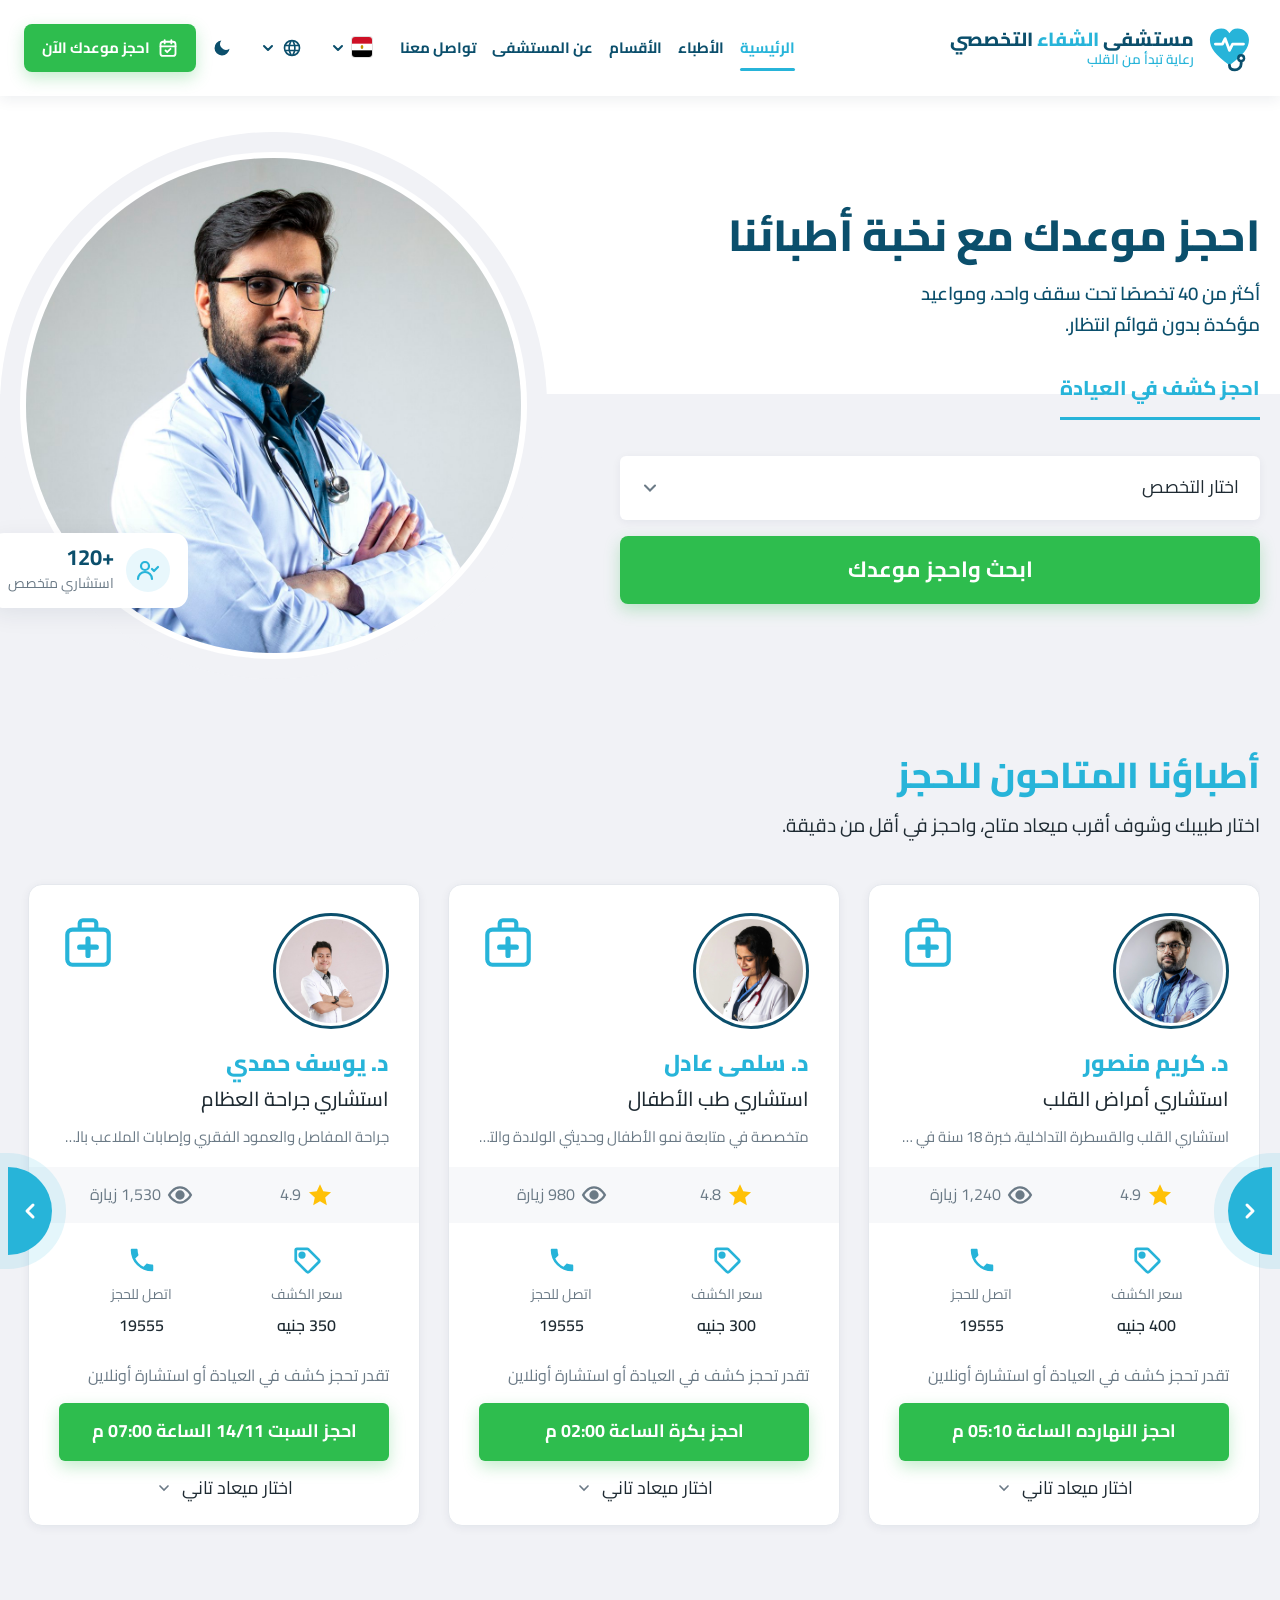
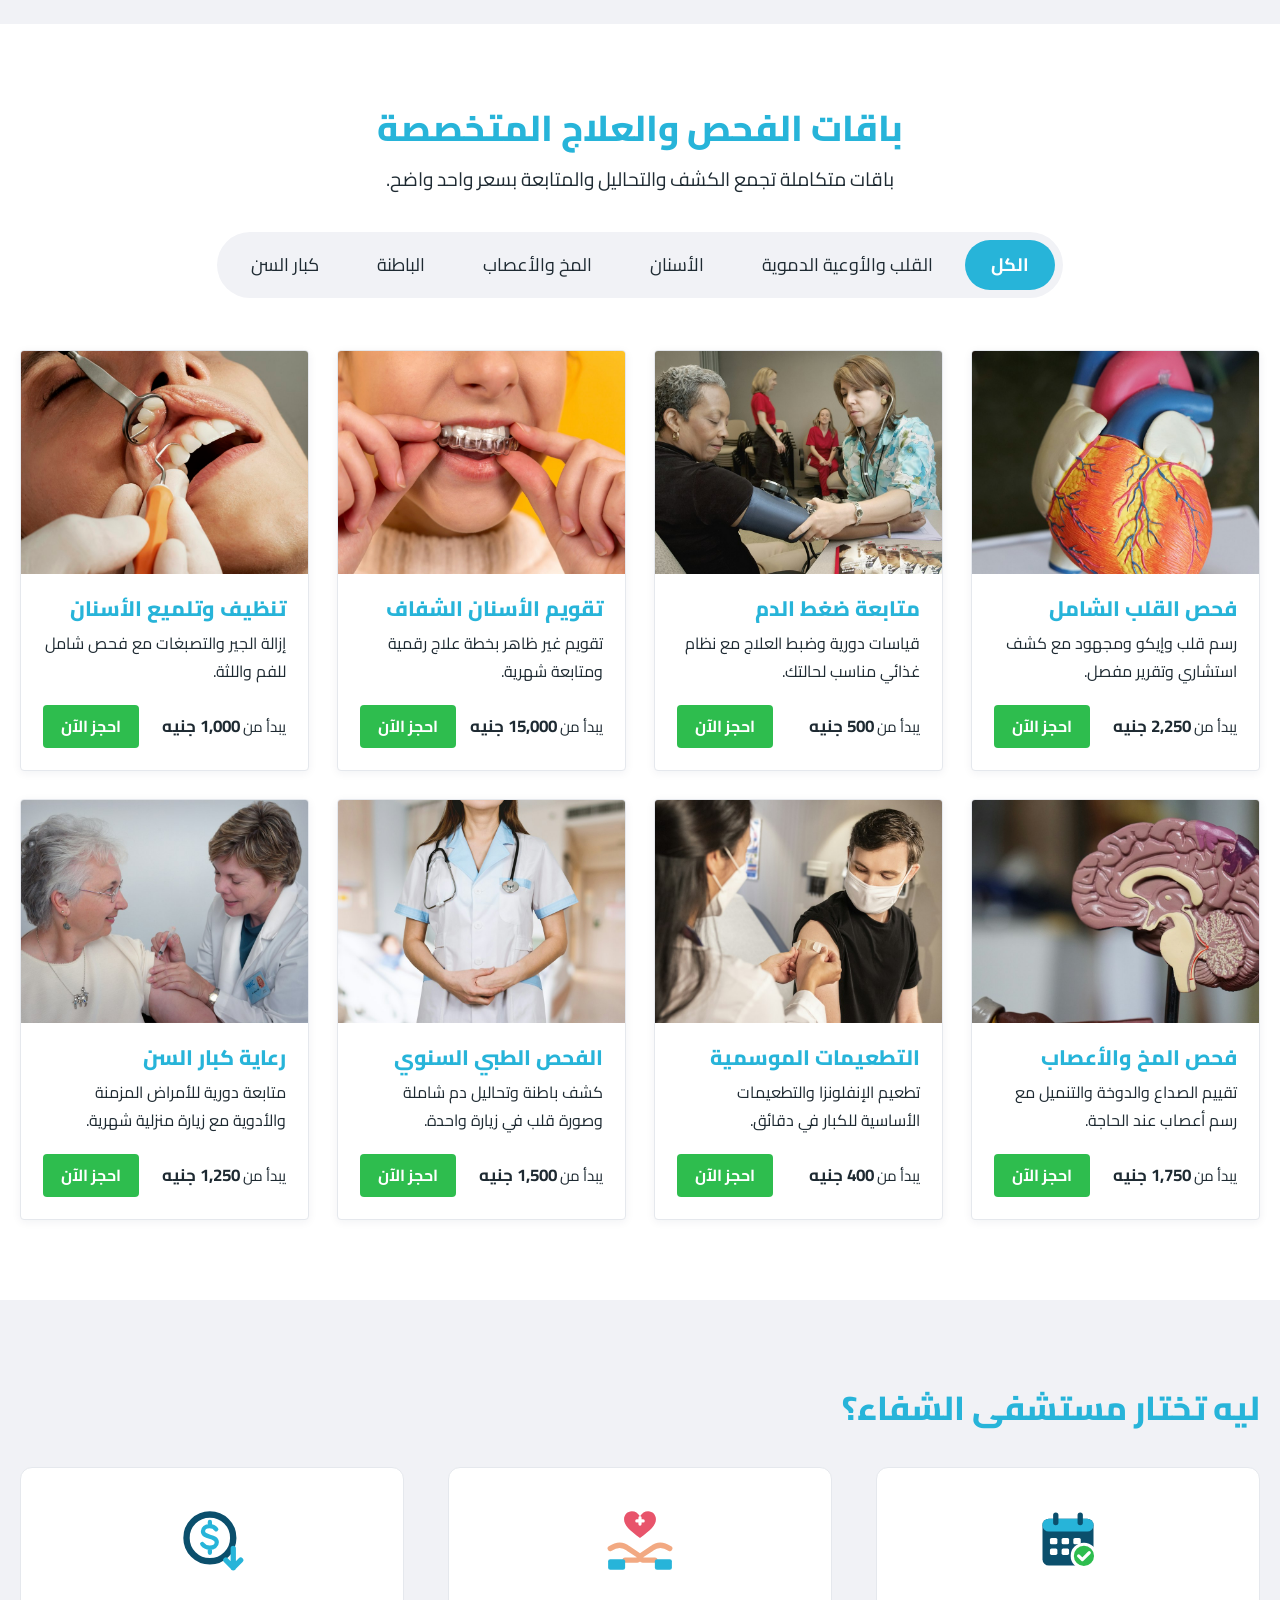
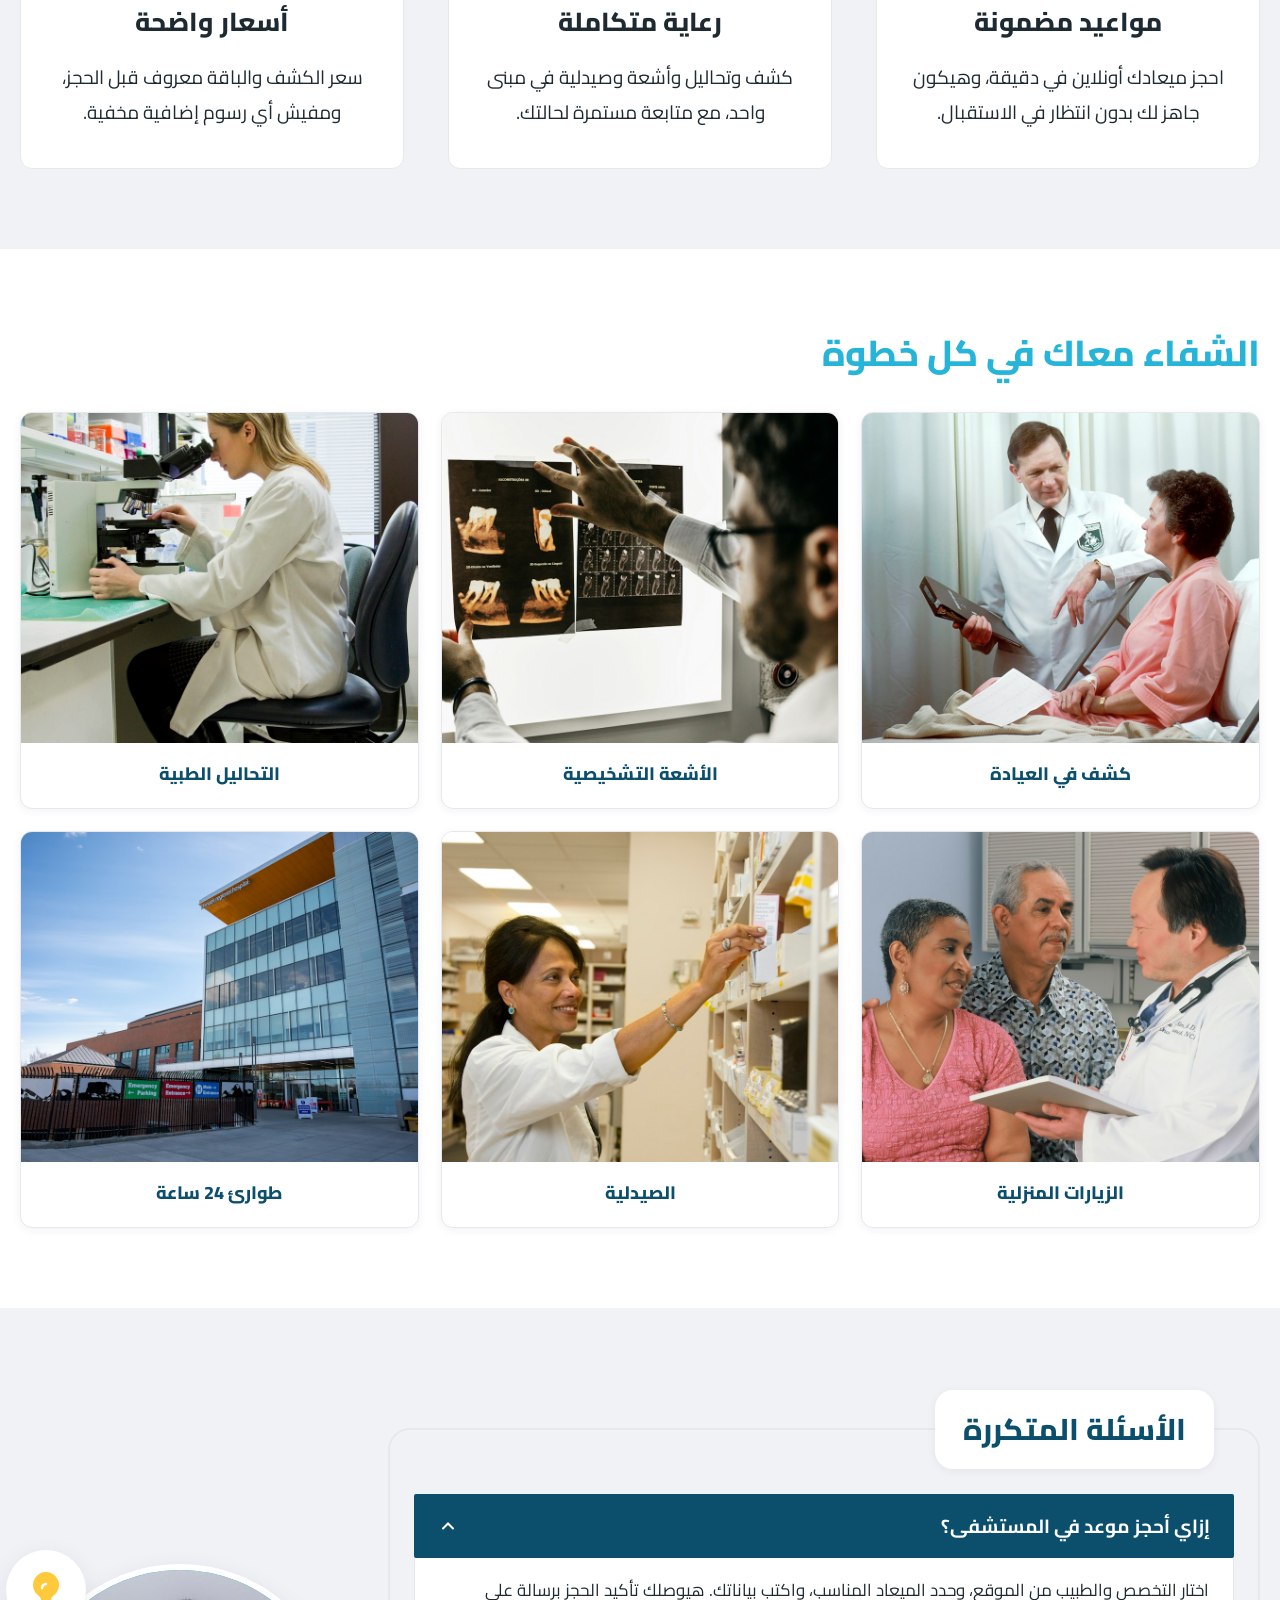
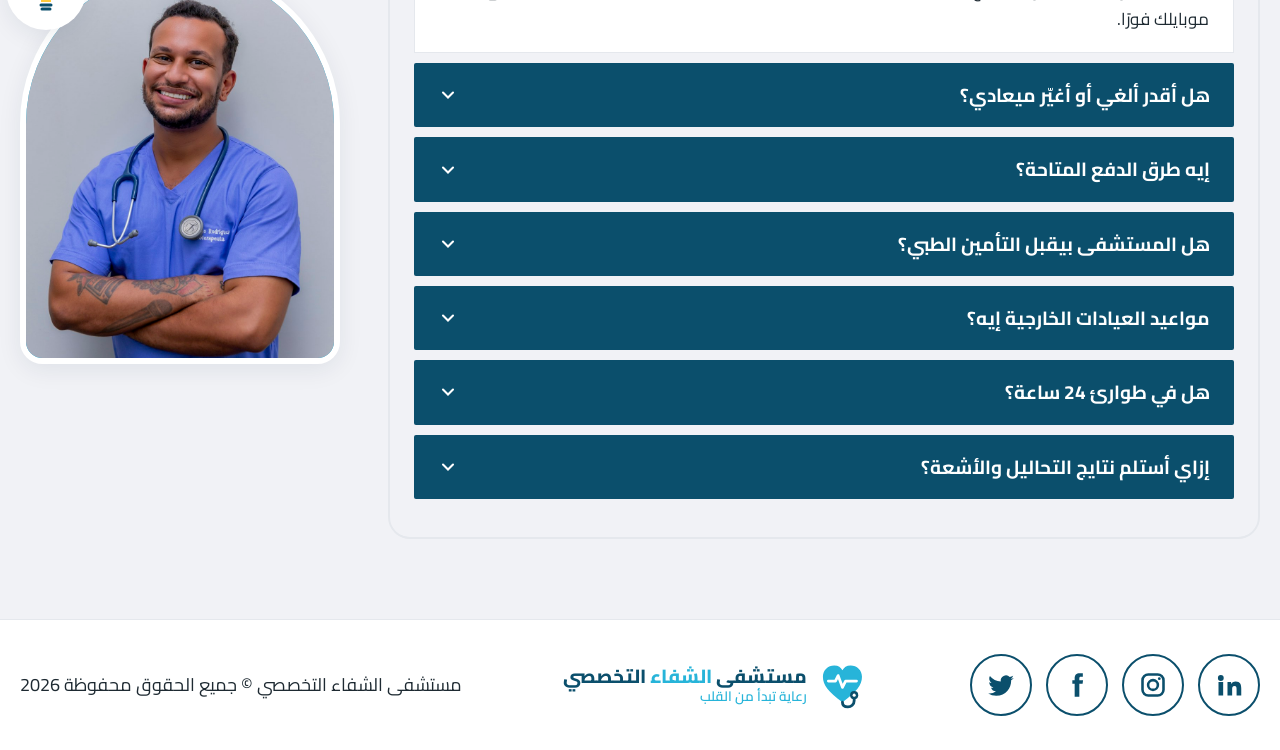
<file: index.html>
<!doctype html>
<html lang="ar" dir="rtl">
<head>
<meta charset="utf-8">
<meta name="viewport" content="width=device-width, initial-scale=1">
<title>مستشفى الشفاء التخصصي</title>
<meta name="description" content="مستشفى الشفاء التخصصي — احجز موعدك مع نخبة الاستشاريين في كل التخصصات.">
<link rel="icon" href="assets/img/logo-icon.svg">
<link rel="preconnect" href="https://fonts.googleapis.com">
<link rel="preconnect" href="https://fonts.gstatic.com" crossorigin>
<link href="https://fonts.googleapis.com/css2?family=Cairo:wght@400;500;600;700;800&family=Poppins:wght@400;500;600;700;800&display=swap" rel="stylesheet">
<link rel="stylesheet" href="assets/css/style.css">
<link rel="stylesheet" href="assets/css/home.css">
<link rel="stylesheet" href="assets/css/doctors.css">
<script>
window.SHIFA_I18N = {
  ar: {
    "page.title": "الرئيسية",
    "hero.title": "احجز موعدك مع نخبة أطبائنا",
    "hero.lead": "أكثر من 40 تخصصًا تحت سقف واحد، ومواعيد مؤكدة بدون قوائم انتظار.",
    "hero.tab": "احجز كشف في العيادة",
    "hero.spec": "اختار التخصص", "hero.doctor": "اختار الطبيب (اختياري)",
    "hero.search": "ابحث واحجز موعدك",
    "hero.badge.n": "+120", "hero.badge.t": "استشاري متخصص",
    "doctors.title": "أطباؤنا المتاحون للحجز",
    "doctors.sub": "اختار طبيبك وشوف أقرب ميعاد متاح، واحجز في أقل من دقيقة.",
    "doc.fee": "سعر الكشف", "doc.call": "اتصل للحجز", "doc.note": "تقدر تحجز كشف في العيادة أو استشارة أونلاين",
    "doc.more": "اختار ميعاد تاني", "doc.views": "زيارة",
    "pk.title": "باقات الفحص والعلاج المتخصصة",
    "pk.sub": "باقات متكاملة تجمع الكشف والتحاليل والمتابعة بسعر واحد واضح.",
    "pk.from": "يبدأ من", "pk.book": "احجز الآن",
    "why.title": "ليه تختار مستشفى الشفاء؟",
    "why1.t": "مواعيد مضمونة", "why1.p": "احجز ميعادك أونلاين في دقيقة، وهيكون جاهز لك بدون انتظار في الاستقبال.",
    "why2.t": "رعاية متكاملة", "why2.p": "كشف وتحاليل وأشعة وصيدلية في مبنى واحد، مع متابعة مستمرة لحالتك.",
    "why3.t": "أسعار واضحة", "why3.p": "سعر الكشف والباقة معروف قبل الحجز، ومفيش أي رسوم إضافية مخفية.",
    "sv.title": "الشفاء معاك في كل خطوة",
    "sv.clinic": "كشف في العيادة", "sv.xray": "الأشعة التشخيصية", "sv.lab": "التحاليل الطبية",
    "sv.home": "الزيارات المنزلية", "sv.pharmacy": "الصيدلية", "sv.emergency": "طوارئ 24 ساعة",
    "faq.title": "الأسئلة المتكررة",
    "q1": "إزاي أحجز موعد في المستشفى؟", "a1": "اختار التخصص والطبيب من الموقع، وحدد الميعاد المناسب، واكتب بياناتك. هيوصلك تأكيد الحجز برسالة على موبايلك فورًا.",
    "q2": "هل أقدر ألغي أو أغيّر ميعادي؟", "a2": "أيوه، تقدر تلغي أو تغيّر الميعاد مجانًا قبل الموعد بـ 6 ساعات من الرابط اللي في رسالة التأكيد.",
    "q3": "إيه طرق الدفع المتاحة؟", "a3": "الدفع بالبطاقة البنكية أونلاين، أو المحافظ الإلكترونية، أو نقدًا في الاستقبال يوم الكشف.",
    "q4": "هل المستشفى بيقبل التأمين الطبي؟", "a4": "بنتعامل مع أغلب شركات التأمين الطبي. اكتب اسم شركتك في الحجز وهنأكد التغطية قبل ميعادك.",
    "q5": "مواعيد العيادات الخارجية إيه؟", "a5": "العيادات شغالة يوميًا من 9 الصبح لحد 11 بالليل، ما عدا يوم الجمعة من 2 الضهر.",
    "q6": "هل في طوارئ 24 ساعة؟", "a6": "أيوه، قسم الطوارئ شغال 24 ساعة طول أيام الأسبوع، ومعاه خدمة إسعاف.",
    "q7": "إزاي أستلم نتايج التحاليل والأشعة؟", "a7": "النتايج بتوصلك على الموبايل والإيميل أول ما تجهز، وتقدر تستلم نسخة مطبوعة من المستشفى."
  },
  en: {
    "page.title": "Home",
    "hero.title": "Book with our leading doctors",
    "hero.lead": "Over 40 specialties under one roof, with confirmed appointments and no waiting lists.",
    "hero.tab": "Book an in-clinic visit",
    "hero.spec": "Choose a specialty", "hero.doctor": "Choose a doctor (optional)",
    "hero.search": "Search & book your appointment",
    "hero.badge.n": "120+", "hero.badge.t": "Specialist consultants",
    "doctors.title": "Doctors available to book",
    "doctors.sub": "Pick your doctor, see the earliest open slot, and book in under a minute.",
    "doc.fee": "Consultation fee", "doc.call": "Call to book", "doc.note": "Book an in-clinic visit or an online consultation",
    "doc.more": "Choose another time", "doc.views": "visits",
    "pk.title": "Specialized check-up & treatment packages",
    "pk.sub": "Complete packages that bundle the consultation, tests and follow-up at one clear price.",
    "pk.from": "From", "pk.book": "Book now",
    "why.title": "Why choose Al Shifa Hospital?",
    "why1.t": "Guaranteed appointments", "why1.p": "Book online in a minute, and your slot is ready for you with no waiting at reception.",
    "why2.t": "Complete care", "why2.p": "Clinics, labs, radiology and pharmacy in one building, with continuous follow-up on your case.",
    "why3.t": "Clear prices", "why3.p": "You know the consultation or package price before you book, with no hidden fees.",
    "sv.title": "Al Shifa is with you every step",
    "sv.clinic": "In-clinic visit", "sv.xray": "Diagnostic radiology", "sv.lab": "Medical labs",
    "sv.home": "Home visits", "sv.pharmacy": "Pharmacy", "sv.emergency": "24-hour emergency",
    "faq.title": "Frequently asked questions",
    "q1": "How do I book an appointment?", "a1": "Choose the specialty and doctor on the website, pick a time that suits you and enter your details. A confirmation text reaches your phone right away.",
    "q2": "Can I cancel or change my appointment?", "a2": "Yes. You can cancel or reschedule free of charge up to 6 hours before your appointment, from the link in your confirmation text.",
    "q3": "Which payment methods are available?", "a3": "Pay online by bank card or e-wallet, or pay in cash at reception on the day of your visit.",
    "q4": "Does the hospital accept medical insurance?", "a4": "We work with most medical insurance companies. Enter your insurer when booking and we will confirm coverage before your visit.",
    "q5": "What are the outpatient clinic hours?", "a5": "Clinics are open daily from 9 AM to 11 PM, and from 2 PM on Fridays.",
    "q6": "Is there a 24-hour emergency department?", "a6": "Yes. The emergency department and ambulance service run 24 hours a day, 7 days a week.",
    "q7": "How do I receive my lab and radiology results?", "a7": "Results are sent to your phone and email as soon as they are ready, and you can collect a printed copy at the hospital."
  }
};
</script>
</head>
<body data-page="home">
<header id="site-header"></header>

<main>
  <!-- HERO -->
  <section class="hero">
    <div class="container hero-grid">
      <div>
        <h1 data-i18n="hero.title"></h1>
        <p class="hero-lead" data-i18n="hero.lead"></p>
        <span class="hero-tab" data-i18n="hero.tab"></span>
        <form class="hero-form" action="doctors.html">
          <div class="select-wrap">
            <select class="select" name="spec" id="spec-select" aria-label="specialty"></select>
            <svg viewBox="0 0 24 24" fill="none" stroke="currentColor" stroke-width="2.5" stroke-linecap="round"><path d="m6 9 6 6 6-6"/></svg>
          </div>
          <button class="btn btn-cta" type="submit" data-i18n="hero.search"></button>
        </form>
      </div>
      <div class="hero-media">
        <div class="hero-circle"><img src="assets/img/hero-doctor.jpg" alt=""></div>
        <div class="hero-badge">
          <i><svg viewBox="0 0 24 24" fill="none" stroke="currentColor" stroke-width="2.2" stroke-linecap="round" stroke-linejoin="round"><circle cx="9" cy="8" r="4"/><path d="M2 21c0-3.9 3.1-7 7-7s7 3.1 7 7"/><path d="m16 11 2 2 4-4"/></svg></i>
          <div><b data-i18n="hero.badge.n"></b><span data-i18n="hero.badge.t"></span></div>
        </div>
      </div>
    </div>
  </section>

  <!-- DOCTORS -->
  <section class="section section--grey" style="padding-top:20px">
    <div class="container">
      <h2 class="section-title" data-i18n="doctors.title"></h2>
      <p class="section-sub" data-i18n="doctors.sub"></p>
      <div class="carousel">
        <button class="arrow arrow-prev" data-scroll="-1" aria-label="previous"><svg viewBox="0 0 24 24" fill="none" stroke="currentColor" stroke-width="3" stroke-linecap="round" stroke-linejoin="round"><path d="m15 18-6-6 6-6"/></svg></button>
        <div class="track" id="doc-track"></div>
        <button class="arrow arrow-next" data-scroll="1" aria-label="next"><svg viewBox="0 0 24 24" fill="none" stroke="currentColor" stroke-width="3" stroke-linecap="round" stroke-linejoin="round"><path d="m9 18 6-6-6-6"/></svg></button>
      </div>
    </div>
  </section>

  <!-- PACKAGES -->
  <section class="section">
    <div class="container center">
      <h2 class="section-title" data-i18n="pk.title"></h2>
      <p class="section-sub" data-i18n="pk.sub"></p>
      <div class="pills" id="pk-pills" role="tablist"></div>
      <div class="pk-grid" id="pk-grid" style="text-align:start"></div>
    </div>
  </section>

  <!-- WHY US -->
  <section class="section section--grey">
    <div class="container">
      <h2 class="why-title" data-i18n="why.title"></h2>
      <div class="why-grid">
        <article class="why-card">
          <svg viewBox="0 0 64 64"><rect x="8" y="12" width="48" height="44" rx="6" fill="#0B4F6C"/><rect x="8" y="12" width="48" height="12" rx="6" fill="#27B4D9"/><rect x="18" y="6" width="5" height="12" rx="2.5" fill="#0B4F6C"/><rect x="41" y="6" width="5" height="12" rx="2.5" fill="#0B4F6C"/><g fill="#fff"><rect x="15" y="30" width="7" height="6" rx="1.5"/><rect x="26" y="30" width="7" height="6" rx="1.5"/><rect x="37" y="30" width="7" height="6" rx="1.5"/><rect x="15" y="40" width="7" height="6" rx="1.5"/><rect x="26" y="40" width="7" height="6" rx="1.5"/></g><circle cx="47" cy="47" r="11" fill="#2EBD4E" stroke="#fff" stroke-width="3"/><path d="m42 47 3.5 3.5L52 44" stroke="#fff" stroke-width="3" fill="none" stroke-linecap="round" stroke-linejoin="round"/></svg>
          <h3 data-i18n="why1.t"></h3><p data-i18n="why1.p"></p>
        </article>
        <article class="why-card">
          <svg viewBox="0 0 64 64"><path d="M32 30C22 23 17 18 17 12.5 17 8.4 20.2 5 24.3 5c3.4 0 5.7 1.9 7.7 4.6C34 6.9 36.3 5 39.7 5 43.8 5 47 8.4 47 12.5 47 18 42 23 32 30Z" fill="#E8546B"/><path d="M29 14h6M32 11v6" stroke="#fff" stroke-width="3" stroke-linecap="round"/><path d="M4 40c6-4 12-4 17 0l9 6c2 1.3 1.6 4.5-1 5H18" stroke="#F2A982" stroke-width="5" fill="none" stroke-linecap="round"/><path d="M60 40c-6-4-12-4-17 0l-9 6c-2 1.3-1.6 4.5 1 5h11" stroke="#F2A982" stroke-width="5" fill="none" stroke-linecap="round"/><rect x="2" y="50" width="16" height="10" rx="2" fill="#27B4D9"/><rect x="46" y="50" width="16" height="10" rx="2" fill="#27B4D9"/></svg>
          <h3 data-i18n="why2.t"></h3><p data-i18n="why2.p"></p>
        </article>
        <article class="why-card">
          <svg viewBox="0 0 64 64"><circle cx="30" cy="30" r="22" fill="none" stroke="#0B4F6C" stroke-width="6"/><path d="M36 22c-1.5-2-3.6-3-6.4-3-3.6 0-6.1 2-6.1 4.8 0 6.6 13 3.6 13 10.4 0 3-2.8 5-6.7 5-3 0-5.4-1.2-7-3.4M30 15v4m0 21v4" stroke="#27B4D9" stroke-width="4" fill="none" stroke-linecap="round"/><path d="M52 40v18m-7-7 7 7 7-7" stroke="#27B4D9" stroke-width="5" fill="none" stroke-linecap="round" stroke-linejoin="round"/></svg>
          <h3 data-i18n="why3.t"></h3><p data-i18n="why3.p"></p>
        </article>
      </div>
    </div>
  </section>

  <!-- SERVICES -->
  <section class="section">
    <div class="container">
      <h2 class="section-title" style="margin-bottom:34px" data-i18n="sv.title"></h2>
      <div class="sv-grid">
        <a class="sv-card" href="booking.html"><img src="assets/img/sv-clinic.jpg" alt=""><span data-i18n="sv.clinic"></span></a>
        <a class="sv-card" href="departments.html"><img src="assets/img/sv-xray.jpg" alt=""><span data-i18n="sv.xray"></span></a>
        <a class="sv-card" href="departments.html"><img src="assets/img/sv-lab.jpg" alt=""><span data-i18n="sv.lab"></span></a>
        <a class="sv-card" href="departments.html"><img src="assets/img/sv-home.jpg" alt=""><span data-i18n="sv.home"></span></a>
        <a class="sv-card" href="departments.html"><img src="assets/img/sv-pharmacy.jpg" alt=""><span data-i18n="sv.pharmacy"></span></a>
        <a class="sv-card" href="contact.html"><img src="assets/img/sv-emergency.jpg" alt=""><span data-i18n="sv.emergency"></span></a>
      </div>
    </div>
  </section>

  <!-- FAQ -->
  <section class="section section--grey">
    <div class="container faq-wrap">
      <div class="faq-box">
        <h2 class="faq-label" data-i18n="faq.title"></h2>
        <div id="faq-list"></div>
      </div>
      <div class="faq-person">
        <div class="ring"><img src="assets/img/faq-nurse.jpg" alt=""></div>
        <div class="bulb"><svg viewBox="0 0 48 48"><path d="M24 6a13 13 0 0 0-7.6 23.6c1.5 1.1 2.6 2.8 2.6 4.6V36h10v-1.8c0-1.8 1.1-3.5 2.6-4.6A13 13 0 0 0 24 6Z" fill="#FFC93C"/><path d="M19 39h10M20 43h8" stroke="#0B4F6C" stroke-width="3" stroke-linecap="round"/><path d="M20 22c0-2.2 1.8-4 4-4" stroke="#fff" stroke-width="2.5" fill="none" stroke-linecap="round"/></svg></div>
      </div>
    </div>
  </section>
</main>

<footer id="site-footer"></footer>

<script src="assets/js/data.js"></script>
<script>
/* ---------- Page data ---------- */
(function () {
  const { IC, SPECS, DOCTORS } = window.SHIFA_DATA;
  const CATS = [
    ["all", { ar: "الكل", en: "All" }], ["heart", SPECS.heart], ["dental", SPECS.dental],
    ["neuro", SPECS.neuro], ["internal", SPECS.internal], ["elderly", { ar: "كبار السن", en: "Senior care" }]
  ];
  const PACKAGES = [
    { cat: "heart", img: "pk-heart", price: 45, ar: ["فحص القلب الشامل", "رسم قلب وإيكو ومجهود مع كشف استشاري وتقرير مفصل."], en: ["Complete heart check-up", "ECG, echo and stress test with a consultant visit and full report."] },
    { cat: "heart", img: "pk-pressure", price: 10, ar: ["متابعة ضغط الدم", "قياسات دورية وضبط العلاج مع نظام غذائي مناسب لحالتك."], en: ["Blood pressure follow-up", "Regular readings and medication adjustment with a tailored diet plan."] },
    { cat: "dental", img: "pk-braces", price: 300, ar: ["تقويم الأسنان الشفاف", "تقويم غير ظاهر بخطة علاج رقمية ومتابعة شهرية."], en: ["Clear teeth aligners", "Invisible aligners with a digital treatment plan and monthly check-ins."] },
    { cat: "dental", img: "pk-dental", price: 20, ar: ["تنظيف وتلميع الأسنان", "إزالة الجير والتصبغات مع فحص شامل للفم واللثة."], en: ["Teeth cleaning & polish", "Tartar and stain removal with a full mouth and gum exam."] },
    { cat: "neuro", img: "pk-neuro", price: 35, ar: ["فحص المخ والأعصاب", "تقييم الصداع والدوخة والتنميل مع رسم أعصاب عند الحاجة."], en: ["Neurology assessment", "Evaluation of headaches, dizziness and numbness, with nerve studies if needed."] },
    { cat: "internal", img: "pk-vaccine", price: 8, ar: ["التطعيمات الموسمية", "تطعيم الإنفلونزا والتطعيمات الأساسية للكبار في دقائق."], en: ["Seasonal vaccinations", "Flu shots and essential adult vaccines in minutes."] },
    { cat: "internal", img: "pk-checkup", price: 30, ar: ["الفحص الطبي السنوي", "كشف باطنة وتحاليل دم شاملة وصورة قلب في زيارة واحدة."], en: ["Annual medical check-up", "Internal medicine visit, full blood tests and ECG in one visit."] },
    { cat: "elderly", img: "pk-elderly", price: 25, ar: ["رعاية كبار السن", "متابعة دورية للأمراض المزمنة والأدوية مع زيارة منزلية شهرية."], en: ["Senior care plan", "Regular chronic-condition and medication follow-up with a monthly home visit."] }
  ];
  const FAQ_N = 7;
  let activeCat = "all";

  function render() {
    const S = window.SHIFA, L = S.state.lang, t = S.t;
    // specialty select
    document.getElementById("spec-select").innerHTML =
      `<option value="">${t("hero.spec")}</option>` + Object.entries(SPECS).map(([k, v]) => `<option value="${k}">${v[L]}</option>`).join("");
    // doctors
    document.getElementById("doc-track").innerHTML = DOCTORS.slice(0, 6).map(d => window.SHIFA_DATA.doctorCard(d)).join("");
    // packages
    document.getElementById("pk-pills").innerHTML = CATS.map(([k, v]) =>
      `<button role="tab" class="${k === activeCat ? "on" : ""}" aria-selected="${k === activeCat}" data-cat="${k}">${v[L]}</button>`).join("");
    document.getElementById("pk-grid").innerHTML = PACKAGES.map(p => `
      <article class="pk-card" ${activeCat !== "all" && p.cat !== activeCat ? "hidden" : ""}>
        <img src="assets/img/${p.img}.jpg" alt="">
        <div class="pk-body">
          <h3>${p[L][0]}</h3><p>${p[L][1]}</p>
          <div class="pk-foot"><span class="from">${t("pk.from")} <b>${S.formatPrice(p.price)}</b></span><a class="btn btn-cta" href="booking.html">${t("pk.book")}</a></div>
        </div>
      </article>`).join("");
    // faq
    document.getElementById("faq-list").innerHTML = Array.from({ length: FAQ_N }, (_, i) => `
      <details class="faq-item" ${i === 0 ? "open" : ""}><summary>${t("q" + (i + 1))}${IC.chev}</summary><p>${t("a" + (i + 1))}</p></details>`).join("");
  }

  document.addEventListener("shifa:apply", render);
  document.addEventListener("click", (e) => {
    const pill = e.target.closest("[data-cat]");
    if (pill) { activeCat = pill.dataset.cat; render(); return; }
    const arrow = e.target.closest("[data-scroll]");
    if (arrow) {
      const track = document.getElementById("doc-track");
      const dir = (document.documentElement.dir === "rtl" ? -1 : 1) * parseInt(arrow.dataset.scroll, 10);
      track.scrollBy({ left: dir * track.clientWidth, behavior: "smooth" });
    }
  });
})();
</script>
<script src="assets/js/main.js"></script>
</body>
</html>
</file>
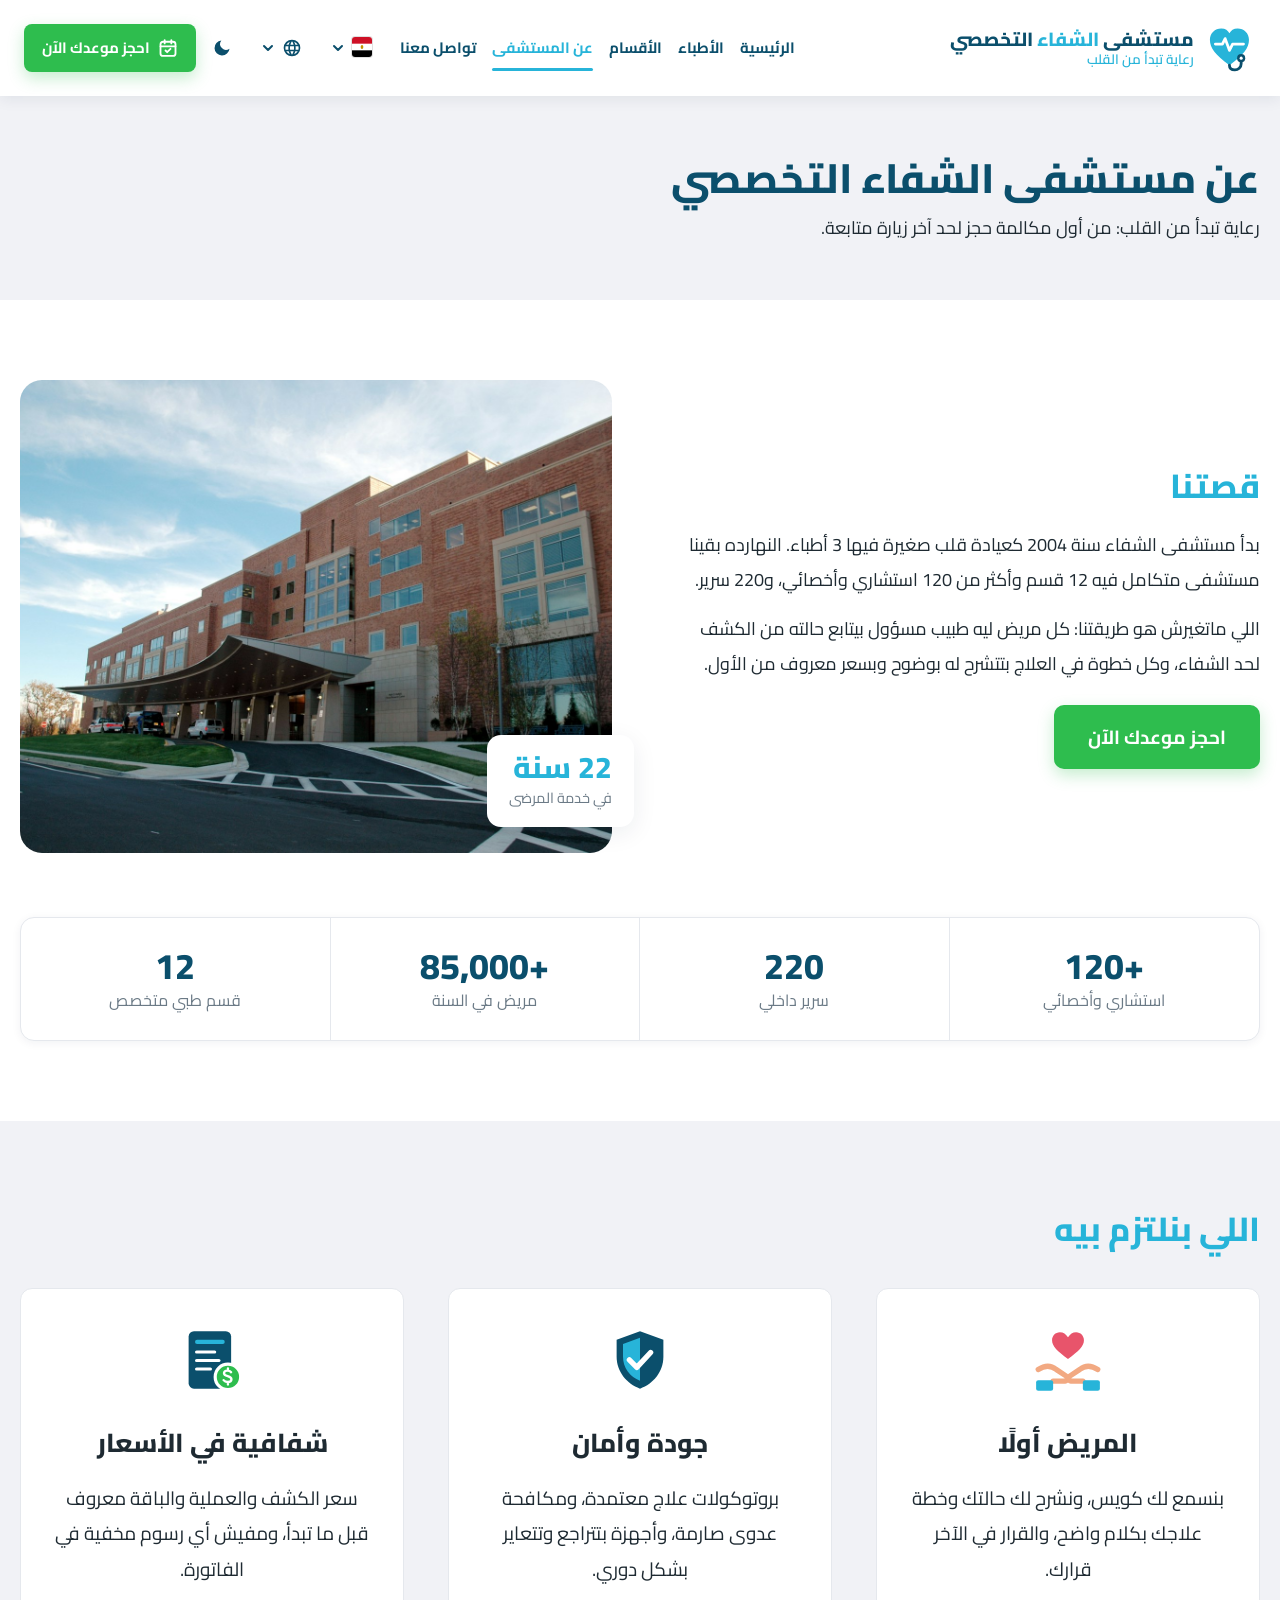
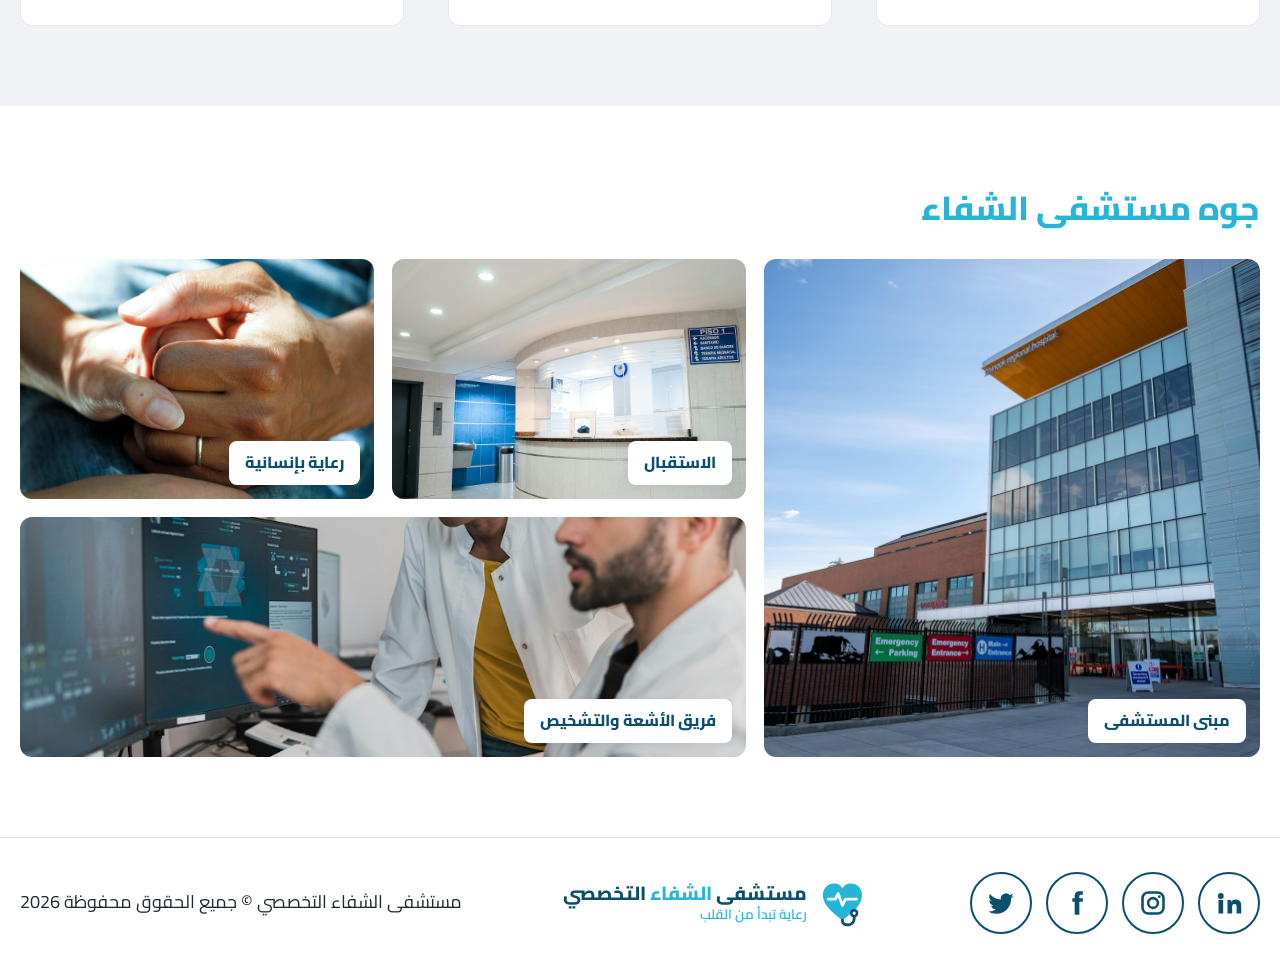
<file: about.html>
<!doctype html>
<html lang="ar" dir="rtl">
<head>
<meta charset="utf-8">
<meta name="viewport" content="width=device-width, initial-scale=1">
<title>عن المستشفى | مستشفى الشفاء التخصصي</title>
<meta name="description" content="تعرّف على مستشفى الشفاء التخصصي: قصتنا وقيمنا وإمكانياتنا.">
<link rel="icon" href="assets/img/logo-icon.svg">
<link rel="preconnect" href="https://fonts.googleapis.com">
<link rel="preconnect" href="https://fonts.gstatic.com" crossorigin>
<link href="https://fonts.googleapis.com/css2?family=Cairo:wght@400;500;600;700;800&family=Poppins:wght@400;500;600;700;800&display=swap" rel="stylesheet">
<link rel="stylesheet" href="assets/css/style.css">
<link rel="stylesheet" href="assets/css/home.css">
<link rel="stylesheet" href="assets/css/doctors.css">
<link rel="stylesheet" href="assets/css/pages.css">
<script>
window.SHIFA_I18N = {
  ar: {
    "page.title": "عن المستشفى",
    "ab.title": "عن مستشفى الشفاء التخصصي",
    "ab.sub": "رعاية تبدأ من القلب: من أول مكالمة حجز لحد آخر زيارة متابعة.",
    "st.title": "قصتنا",
    "st.p1": "بدأ مستشفى الشفاء سنة 2004 كعيادة قلب صغيرة فيها 3 أطباء. النهارده بقينا مستشفى متكامل فيه 12 قسم وأكثر من 120 استشاري وأخصائي، و220 سرير.",
    "st.p2": "اللي ماتغيرش هو طريقتنا: كل مريض ليه طبيب مسؤول بيتابع حالته من الكشف لحد الشفاء، وكل خطوة في العلاج بتتشرح له بوضوح وبسعر معروف من الأول.",
    "st.since.n": "22 سنة", "st.since.t": "في خدمة المرضى",
    "s1": "استشاري وأخصائي", "s2": "سرير داخلي", "s3": "مريض في السنة", "s4": "قسم طبي متخصص",
    "v.title": "اللي بنلتزم بيه",
    "v1.t": "المريض أولًا", "v1.p": "بنسمع لك كويس، ونشرح لك حالتك وخطة علاجك بكلام واضح، والقرار في الآخر قرارك.",
    "v2.t": "جودة وأمان", "v2.p": "بروتوكولات علاج معتمدة، ومكافحة عدوى صارمة، وأجهزة بتتراجع وتتعاير بشكل دوري.",
    "v3.t": "شفافية في الأسعار", "v3.p": "سعر الكشف والعملية والباقة معروف قبل ما تبدأ، ومفيش أي رسوم مخفية في الفاتورة.",
    "g.title": "جوه مستشفى الشفاء",
    "g1": "مبنى المستشفى", "g2": "الاستقبال", "g3": "رعاية بإنسانية", "g4": "فريق الأشعة والتشخيص"
  },
  en: {
    "page.title": "About us",
    "ab.title": "About Al Shifa Specialized Hospital",
    "ab.sub": "Care that starts from the heart, from your first booking call to your last follow-up.",
    "st.title": "Our story",
    "st.p1": "Al Shifa started in 2004 as a small heart clinic with 3 doctors. Today it is a full hospital with 12 departments, more than 120 consultants and specialists, and 220 beds.",
    "st.p2": "What hasn't changed is how we work: every patient has one responsible doctor who follows the case from the first visit to recovery, and every step is explained clearly with a price you know up front.",
    "st.since.n": "22 years", "st.since.t": "caring for patients",
    "s1": "consultants & specialists", "s2": "inpatient beds", "s3": "patients a year", "s4": "specialized departments",
    "v.title": "What we stand by",
    "v1.t": "Patients first", "v1.p": "We listen, explain your condition and treatment plan in plain words, and the final decision is yours.",
    "v2.t": "Quality & safety", "v2.p": "Accredited treatment protocols, strict infection control, and equipment that is checked and calibrated regularly.",
    "v3.t": "Clear prices", "v3.p": "You know the price of the visit, surgery or package before you start, with no hidden fees on the bill.",
    "g.title": "Inside Al Shifa",
    "g1": "Hospital building", "g2": "Reception", "g3": "Compassionate care", "g4": "Radiology & diagnostics team"
  }
};
</script>
</head>
<body data-page="about">
<header id="site-header"></header>

<main>
  <section class="page-head simple">
    <div class="container">
      <h1 data-i18n="ab.title"></h1>
      <p data-i18n="ab.sub"></p>
    </div>
  </section>

  <section class="section">
    <div class="container">
      <div class="story">
        <div class="story-text">
          <h2 class="block-title" style="margin-bottom:18px" data-i18n="st.title"></h2>
          <p data-i18n="st.p1"></p>
          <p data-i18n="st.p2"></p>
          <a class="btn btn-cta btn-lg" href="booking.html" data-i18n="cta.book"></a>
        </div>
        <div class="story-media">
          <img src="assets/img/ab-building.jpg" alt="">
          <div class="since"><b data-i18n="st.since.n"></b><span data-i18n="st.since.t"></span></div>
        </div>
      </div>
      <div class="stats">
        <div class="stat"><b>+120</b><span data-i18n="s1"></span></div>
        <div class="stat"><b>220</b><span data-i18n="s2"></span></div>
        <div class="stat"><b>+85,000</b><span data-i18n="s3"></span></div>
        <div class="stat"><b>12</b><span data-i18n="s4"></span></div>
      </div>
    </div>
  </section>

  <section class="section section--grey">
    <div class="container">
      <h2 class="why-title" data-i18n="v.title"></h2>
      <div class="why-grid">
        <article class="why-card">
          <svg viewBox="0 0 64 64"><path d="M32 30C22 23 17 18 17 12.5 17 8.4 20.2 5 24.3 5c3.4 0 5.7 1.9 7.7 4.6C34 6.9 36.3 5 39.7 5 43.8 5 47 8.4 47 12.5 47 18 42 23 32 30Z" fill="#E8546B"/><path d="M4 40c6-4 12-4 17 0l9 6c2 1.3 1.6 4.5-1 5H18" stroke="#F2A982" stroke-width="5" fill="none" stroke-linecap="round"/><path d="M60 40c-6-4-12-4-17 0l-9 6c-2 1.3-1.6 4.5 1 5h11" stroke="#F2A982" stroke-width="5" fill="none" stroke-linecap="round"/><rect x="2" y="50" width="16" height="10" rx="2" fill="#27B4D9"/><rect x="46" y="50" width="16" height="10" rx="2" fill="#27B4D9"/></svg>
          <h3 data-i18n="v1.t"></h3><p data-i18n="v1.p"></p>
        </article>
        <article class="why-card">
          <svg viewBox="0 0 64 64"><path d="M32 4 10 12v16c0 14 9.4 25.4 22 30 12.6-4.6 22-16 22-30V12Z" fill="#0B4F6C"/><path d="M32 10 16 16v12c0 10.5 6.6 19 16 22.6Z" fill="#27B4D9"/><path d="m22 31 7 7 13-14" stroke="#fff" stroke-width="5" fill="none" stroke-linecap="round" stroke-linejoin="round"/></svg>
          <h3 data-i18n="v2.t"></h3><p data-i18n="v2.p"></p>
        </article>
        <article class="why-card">
          <svg viewBox="0 0 64 64"><rect x="10" y="4" width="40" height="54" rx="5" fill="#0B4F6C"/><rect x="16" y="12" width="28" height="4" rx="2" fill="#27B4D9"/><rect x="16" y="22" width="20" height="3" rx="1.5" fill="#fff"/><rect x="16" y="30" width="24" height="3" rx="1.5" fill="#fff"/><rect x="16" y="38" width="16" height="3" rx="1.5" fill="#fff"/><circle cx="47" cy="47" r="12" fill="#2EBD4E" stroke="#fff" stroke-width="3"/><path d="M50 42.5c-.8-1-2-1.5-3.4-1.5-2 0-3.3 1-3.3 2.5 0 3.6 7 1.9 7 5.6 0 1.6-1.5 2.7-3.6 2.7-1.6 0-2.9-.6-3.8-1.8M47 39v2m0 11v2" stroke="#fff" stroke-width="2.2" fill="none" stroke-linecap="round"/></svg>
          <h3 data-i18n="v3.t"></h3><p data-i18n="v3.p"></p>
        </article>
      </div>
    </div>
  </section>

  <section class="section">
    <div class="container">
      <h2 class="block-title" style="margin-bottom:28px" data-i18n="g.title"></h2>
      <div class="gallery">
        <figure><img src="assets/img/ct-building.jpg" alt=""><figcaption data-i18n="g1"></figcaption></figure>
        <figure><img src="assets/img/ab-reception.jpg" alt=""><figcaption data-i18n="g2"></figcaption></figure>
        <figure><img src="assets/img/ab-care.jpg" alt=""><figcaption data-i18n="g3"></figcaption></figure>
        <figure><img src="assets/img/ab-team.jpg" alt=""><figcaption data-i18n="g4"></figcaption></figure>
      </div>
    </div>
  </section>
</main>

<footer id="site-footer"></footer>
<script src="assets/js/main.js"></script>
</body>
</html>
</file>
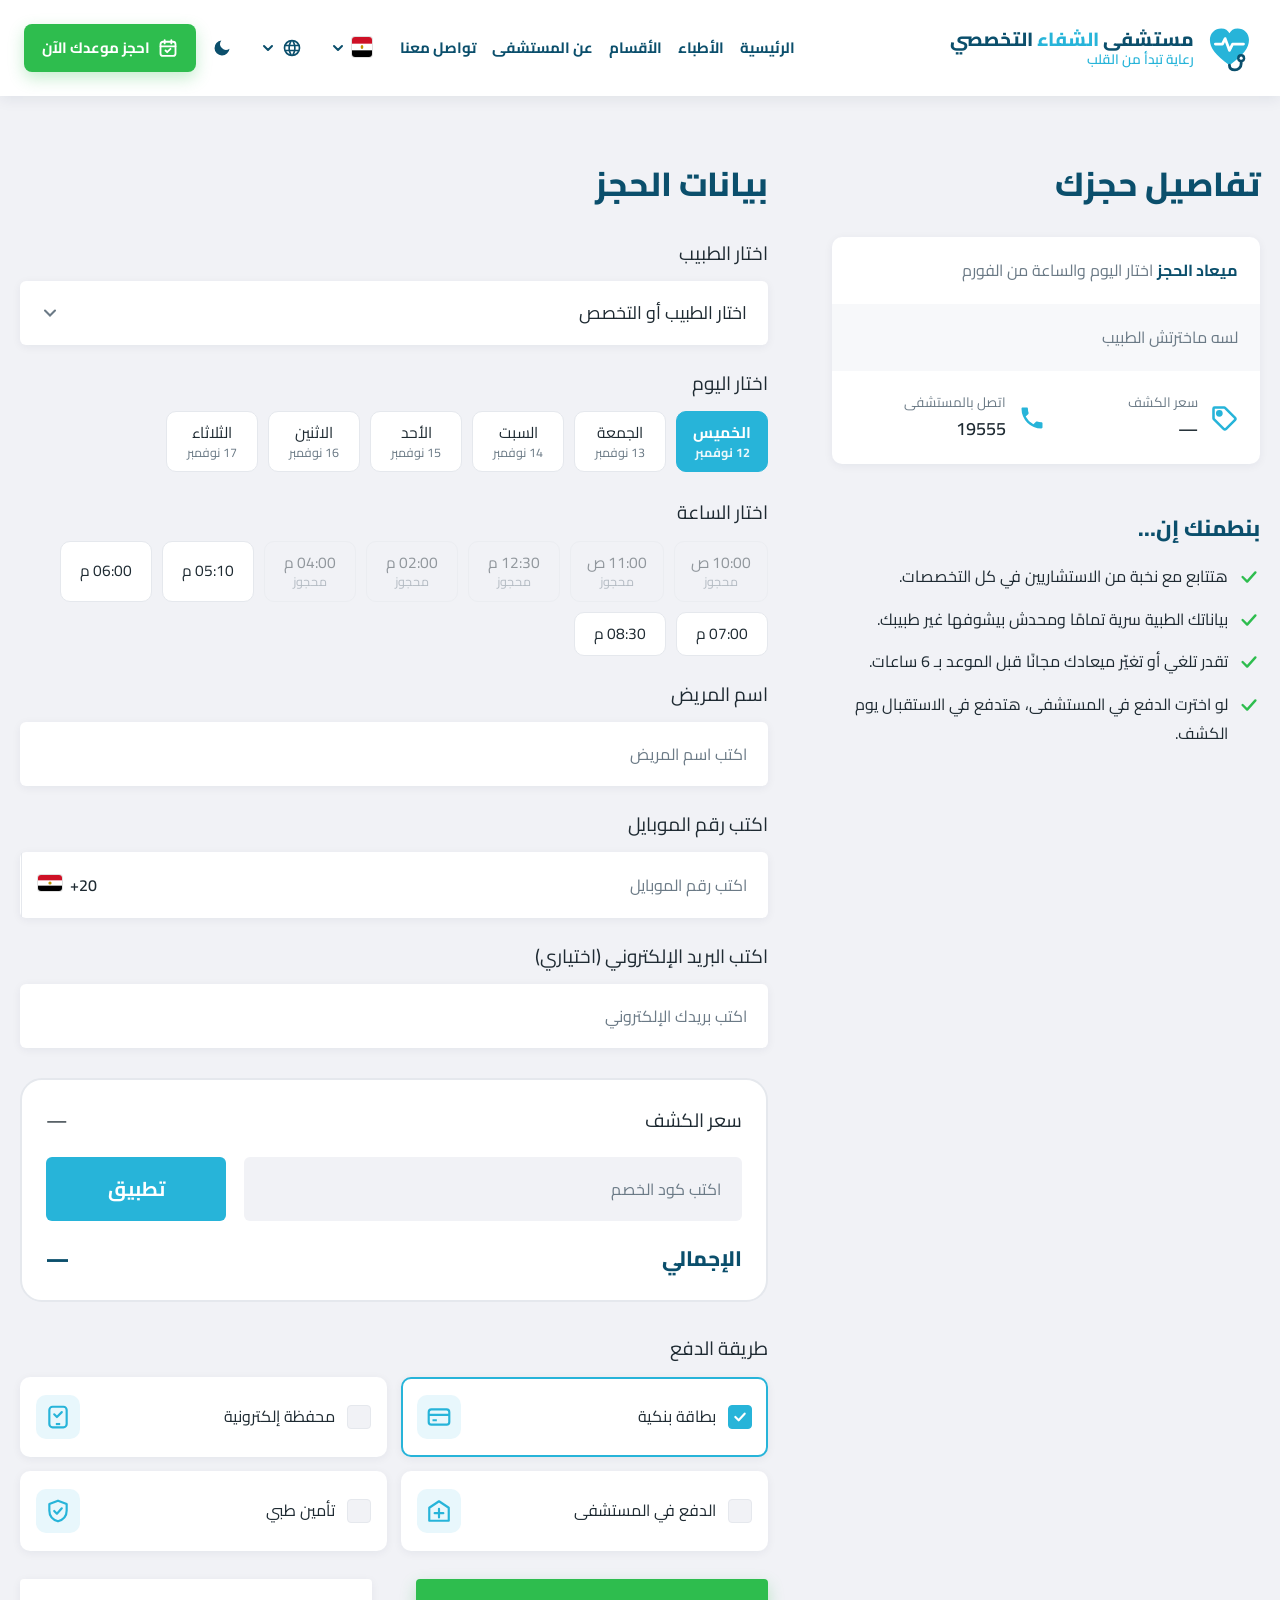
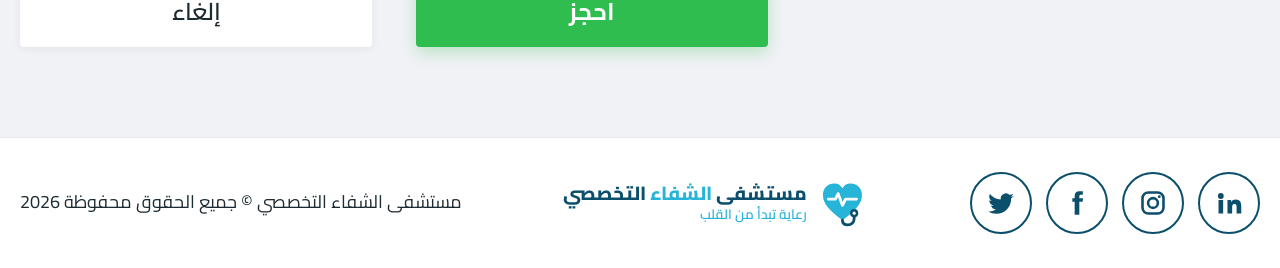
<file: booking.html>
<!doctype html>
<html lang="ar" dir="rtl">
<head>
<meta charset="utf-8">
<meta name="viewport" content="width=device-width, initial-scale=1">
<title>احجز موعدك | مستشفى الشفاء التخصصي</title>
<meta name="description" content="احجز موعدك في مستشفى الشفاء التخصصي في أقل من دقيقة.">
<link rel="icon" href="assets/img/logo-icon.svg">
<link rel="preconnect" href="https://fonts.googleapis.com">
<link rel="preconnect" href="https://fonts.gstatic.com" crossorigin>
<link href="https://fonts.googleapis.com/css2?family=Cairo:wght@400;500;600;700;800&family=Poppins:wght@400;500;600;700;800&display=swap" rel="stylesheet">
<link rel="stylesheet" href="assets/css/style.css">
<link rel="stylesheet" href="assets/css/home.css">
<link rel="stylesheet" href="assets/css/doctors.css">
<link rel="stylesheet" href="assets/css/pages.css">
<script>
window.SHIFA_I18N = {
  ar: {
    "page.title": "احجز موعدك",
    "bk.summary": "تفاصيل حجزك", "bk.data": "بيانات الحجز",
    "bk.when": "ميعاد الحجز", "bk.pickTime": "اختار اليوم والساعة من الفورم",
    "bk.pickDoc": "لسه ماخترتش الطبيب",
    "bk.doctor": "اختار الطبيب", "bk.doctor.ph": "اختار الطبيب أو التخصص",
    "bk.day": "اختار اليوم", "bk.time": "اختار الساعة",
    "bk.name": "اسم المريض", "bk.name.ph": "اكتب اسم المريض",
    "bk.phone": "اكتب رقم الموبايل", "bk.phone.ph": "اكتب رقم الموبايل",
    "bk.email": "اكتب البريد الإلكتروني (اختياري)", "bk.email.ph": "اكتب بريدك الإلكتروني",
    "bk.fee": "سعر الكشف", "bk.call": "اتصل بالمستشفى",
    "bk.promo.ph": "اكتب كود الخصم", "bk.apply": "تطبيق",
    "bk.discount": "خصم كود", "bk.total": "الإجمالي",
    "bk.promo.ok": "تم تطبيق خصم 10% على الكشف.", "bk.promo.bad": "الكود ده مش صالح. جرّب SHIFA10.",
    "bk.pay": "طريقة الدفع",
    "pay.card": "بطاقة بنكية", "pay.wallet": "محفظة إلكترونية", "pay.cash": "الدفع في المستشفى", "pay.ins": "تأمين طبي",
    "bk.submit": "احجز", "bk.cancel": "إلغاء",
    "as.title": "بنطمنك إن…",
    "as1": "هتتابع مع نخبة من الاستشاريين في كل التخصصات.",
    "as2": "بياناتك الطبية سرية تمامًا ومحدش بيشوفها غير طبيبك.",
    "as3": "تقدر تلغي أو تغيّر ميعادك مجانًا قبل الموعد بـ 6 ساعات.",
    "as4": "لو اخترت الدفع في المستشفى، هتدفع في الاستقبال يوم الكشف.",
    "e.doctor": "اختار الطبيب الأول.",
    "e.time": "اختار اليوم والساعة المناسبين.",
    "e.name": "اكتب اسم المريض بالكامل (3 حروف على الأقل).",
    "e.phone": "اكتب رقم موبايل صحيح من 8 لـ 12 رقم.",
    "e.email": "الإيميل مش مكتوب صح، مثال: name@mail.com",
    "ok.title": "تم تأكيد حجزك", "ok.sub": "هتوصلك رسالة تأكيد على رقم", "ok.ref": "رقم الحجز",
    "ok.doctor": "الطبيب", "ok.when": "الميعاد", "ok.total": "الإجمالي", "ok.pay": "طريقة الدفع",
    "ok.home": "رجوع للرئيسية", "ok.again": "احجز موعد تاني",
    "full": "محجوز", "pm": "م", "am": "ص"
  },
  en: {
    "page.title": "Book your appointment",
    "bk.summary": "Your booking", "bk.data": "Booking details",
    "bk.when": "Appointment", "bk.pickTime": "Pick a day and time in the form",
    "bk.pickDoc": "No doctor selected yet",
    "bk.doctor": "Choose a doctor", "bk.doctor.ph": "Choose a doctor or specialty",
    "bk.day": "Choose a day", "bk.time": "Choose a time",
    "bk.name": "Patient name", "bk.name.ph": "Enter the patient's name",
    "bk.phone": "Mobile number", "bk.phone.ph": "Enter your mobile number",
    "bk.email": "Email (optional)", "bk.email.ph": "Enter your email",
    "bk.fee": "Consultation fee", "bk.call": "Call the hospital",
    "bk.promo.ph": "Enter a promo code", "bk.apply": "Apply",
    "bk.discount": "Promo discount", "bk.total": "Total",
    "bk.promo.ok": "10% off the consultation applied.", "bk.promo.bad": "That code isn't valid. Try SHIFA10.",
    "bk.pay": "Payment method",
    "pay.card": "Bank card", "pay.wallet": "E-wallet", "pay.cash": "Pay at the hospital", "pay.ins": "Medical insurance",
    "bk.submit": "Book", "bk.cancel": "Cancel",
    "as.title": "Rest assured…",
    "as1": "You'll be seen by leading consultants in every specialty.",
    "as2": "Your medical data is fully private and only your doctor sees it.",
    "as3": "You can cancel or reschedule free up to 6 hours before your visit.",
    "as4": "If you choose to pay at the hospital, you pay at reception on the day.",
    "e.doctor": "Choose a doctor first.",
    "e.time": "Choose a day and a time.",
    "e.name": "Enter the patient's full name (at least 3 letters).",
    "e.phone": "Enter a valid mobile number of 8 to 12 digits.",
    "e.email": "That email doesn't look right, e.g. name@mail.com",
    "ok.title": "Your appointment is booked", "ok.sub": "A confirmation text is on its way to", "ok.ref": "Booking number",
    "ok.doctor": "Doctor", "ok.when": "Appointment", "ok.total": "Total", "ok.pay": "Payment method",
    "ok.home": "Back to home", "ok.again": "Book another appointment",
    "full": "Booked", "pm": "PM", "am": "AM"
  }
};
</script>
</head>
<body data-page="">
<header id="site-header"></header>

<main class="booking">
  <div class="container book-grid">
    <!-- Summary column (reference: «تفاصيل حجزك») -->
    <aside>
      <h2 data-i18n="bk.summary"></h2>
      <div class="sum-card">
        <div class="sum-row" id="sum-when"></div>
        <div class="sum-row sum-doc" id="sum-doc"></div>
        <div class="sum-row sum-facts">
          <div><svg viewBox="0 0 24 24" fill="none" stroke="currentColor" stroke-width="2.2" stroke-linejoin="round"><path d="M3 12.2V4a1 1 0 0 1 1-1h8.2a1 1 0 0 1 .7.3l8.4 8.4a1.5 1.5 0 0 1 0 2.1l-7.5 7.5a1.5 1.5 0 0 1-2.1 0L3.3 12.9a1 1 0 0 1-.3-.7Z"/><circle cx="8" cy="8" r="1.8" fill="currentColor"/></svg><span><small data-i18n="bk.fee"></small><b id="sum-fee">—</b></span></div>
          <div><svg viewBox="0 0 24 24" fill="currentColor"><path d="M6.6 10.8a15.2 15.2 0 0 0 6.6 6.6l2.2-2.2c.3-.3.7-.4 1-.2 1.1.4 2.3.6 3.6.6.6 0 1 .4 1 1V20c0 .6-.4 1-1 1A17 17 0 0 1 3 4c0-.6.4-1 1-1h3.5c.6 0 1 .4 1 1 0 1.3.2 2.5.6 3.6.1.3 0 .7-.2 1l-2.3 2.2Z"/></svg><span><small data-i18n="bk.call"></small><b data-phone></b></span></div>
        </div>
      </div>
      <div class="assure">
        <h3 data-i18n="as.title"></h3>
        <ul>
          <li><svg viewBox="0 0 24 24" fill="none" stroke="currentColor" stroke-width="2.6" stroke-linecap="round" stroke-linejoin="round"><path d="m5 12 5 5 9-10"/></svg><span data-i18n="as1"></span></li>
          <li><svg viewBox="0 0 24 24" fill="none" stroke="currentColor" stroke-width="2.6" stroke-linecap="round" stroke-linejoin="round"><path d="m5 12 5 5 9-10"/></svg><span data-i18n="as2"></span></li>
          <li><svg viewBox="0 0 24 24" fill="none" stroke="currentColor" stroke-width="2.6" stroke-linecap="round" stroke-linejoin="round"><path d="m5 12 5 5 9-10"/></svg><span data-i18n="as3"></span></li>
          <li><svg viewBox="0 0 24 24" fill="none" stroke="currentColor" stroke-width="2.6" stroke-linecap="round" stroke-linejoin="round"><path d="m5 12 5 5 9-10"/></svg><span data-i18n="as4"></span></li>
        </ul>
      </div>
    </aside>

    <!-- Form column (reference: «بيانات الحجز») -->
    <section id="form-col">
      <form id="book-form" novalidate>
        <h2 data-i18n="bk.data"></h2>

        <label class="field" id="f-doctor">
          <span data-i18n="bk.doctor"></span>
          <div class="select-wrap">
            <select class="select" id="doctor"></select>
            <svg viewBox="0 0 24 24" fill="none" stroke="currentColor" stroke-width="2.5" stroke-linecap="round"><path d="m6 9 6 6 6-6"/></svg>
          </div>
          <small class="err" id="e-doctor"></small>
        </label>

        <div class="field" id="f-time">
          <span class="step-label" data-i18n="bk.day"></span>
          <div class="chips" id="days" role="radiogroup"></div>
          <span class="step-label" data-i18n="bk.time"></span>
          <div class="chips" id="times" role="radiogroup" style="margin-bottom:0"></div>
          <small class="err" id="e-time"></small>
        </div>

        <label class="field" id="f-name">
          <span data-i18n="bk.name"></span>
          <input class="input" id="pname" autocomplete="name" data-i18n-ph="bk.name.ph">
          <small class="err" id="e-name"></small>
        </label>

        <label class="field" id="f-phone">
          <span data-i18n="bk.phone"></span>
          <div class="phone-field">
            <input class="input" id="pphone" inputmode="tel" autocomplete="tel" data-i18n-ph="bk.phone.ph">
            <span class="dial"><span data-current-flag></span><span id="dial"></span></span>
          </div>
          <small class="err" id="e-phone"></small>
        </label>

        <label class="field" id="f-email">
          <span data-i18n="bk.email"></span>
          <input class="input" id="pemail" type="email" autocomplete="email" data-i18n-ph="bk.email.ph">
          <small class="err" id="e-email"></small>
        </label>

        <div class="price-box">
          <div class="price-row"><span data-i18n="bk.fee"></span><span id="p-fee">—</span></div>
          <div class="promo">
            <input class="input" id="promo" autocomplete="off" data-i18n-ph="bk.promo.ph">
            <button class="btn btn-primary" type="button" id="apply" data-i18n="bk.apply"></button>
          </div>
          <p class="promo-msg" id="promo-msg" hidden></p>
          <div class="price-row discount" id="p-disc-row" hidden><span data-i18n="bk.discount"></span><span id="p-disc"></span></div>
          <div class="price-row total" style="margin-top:12px"><span data-i18n="bk.total"></span><span id="p-total">—</span></div>
        </div>

        <span class="step-label" data-i18n="bk.pay"></span>
        <div class="pay-grid" id="pay"></div>

        <div class="form-actions">
          <button class="btn btn-cta" type="submit" data-i18n="bk.submit"></button>
          <a class="btn btn-outline" href="doctors.html" data-i18n="bk.cancel"></a>
        </div>
      </form>
      <div id="success" hidden></div>
    </section>
  </div>
</main>

<footer id="site-footer"></footer>

<script src="assets/js/data.js"></script>
<script>
(function () {
  const { SPECS, DOCTORS, SLOT_DT, TODAY } = window.SHIFA_DATA;
  const qs = new URLSearchParams(location.search);
  const TIMES = ["10:00", "11:00", "12:30", "14:00", "16:00", "17:10", "18:00", "19:00", "20:30"];
  const NOW = "16:30"; // times earlier than this are already past today
  const PAY = {
    card: '<svg viewBox="0 0 24 24" fill="none" stroke="currentColor" stroke-width="2"><rect x="2.5" y="5" width="19" height="14" rx="2.5"/><path d="M2.5 10h19M6 15h4"/></svg>',
    wallet: '<svg viewBox="0 0 24 24" fill="none" stroke="currentColor" stroke-width="2"><rect x="4" y="2.5" width="16" height="19" rx="3"/><path d="M10 18.5h4"/><path d="M8.5 9.5l2.5 2.5 4.5-4.5" stroke-linecap="round" stroke-linejoin="round"/></svg>',
    cash: '<svg viewBox="0 0 24 24" fill="none" stroke="currentColor" stroke-width="2"><path d="M3 21V9l9-6 9 6v12z" stroke-linejoin="round"/><path d="M12 10v8M8 14h8" stroke-linecap="round"/></svg>',
    ins: '<svg viewBox="0 0 24 24" fill="none" stroke="currentColor" stroke-width="2" stroke-linejoin="round"><path d="M12 2.5 4 5.5v6c0 5 3.4 8.6 8 10 4.6-1.4 8-5 8-10v-6z"/><path d="m8.5 12 2.5 2.5 4.5-5" stroke-linecap="round"/></svg>'
  };
  const tick = '<svg viewBox="0 0 24 24" fill="none" stroke="currentColor" stroke-width="3.2" stroke-linecap="round" stroke-linejoin="round"><path d="m5 12 5 5 9-10"/></svg>';

  // initial selection from the link that opened the page
  const fromDoc = DOCTORS.find(d => d.id === qs.get("doctor"));
  const fromSpec = SPECS[qs.get("spec")] ? DOCTORS.find(d => d.spec === qs.get("spec")) : null;
  const st = { doctor: (fromDoc || fromSpec || {}).id || "", day: 0, time: "", pay: "card", promo: false, done: false };
  const slotIdx = parseInt(qs.get("slot"), 10);
  if (fromDoc && SLOT_DT[slotIdx]) { st.day = SLOT_DT[slotIdx][0]; st.time = SLOT_DT[slotIdx][1]; }

  const doc = () => DOCTORS.find(d => d.id === st.doctor);
  const dayDate = (i) => new Date(TODAY.getFullYear(), TODAY.getMonth(), TODAY.getDate() + i);
  const isFriday = (i) => dayDate(i).getDay() === 5;
  function fmtDay(i, withYear) {
    const L = window.SHIFA.state.lang, d = dayDate(i);
    if (L === "ar") {
      const wd = ["الأحد", "الاثنين", "الثلاثاء", "الأربعاء", "الخميس", "الجمعة", "السبت"][d.getDay()];
      return `${wd} ${d.getDate()} نوفمبر${withYear ? " " + d.getFullYear() : ""}`;
    }
    return d.toLocaleDateString("en-GB", { weekday: "short", day: "numeric", month: "short", year: withYear ? "numeric" : undefined });
  }
  function fmtTime(t) {
    let [h, m] = t.split(":").map(Number); const pm = h >= 12; h = h % 12 || 12;
    return `${String(h).padStart(2, "0")}:${String(m).padStart(2, "0")} ${window.SHIFA.t(pm ? "pm" : "am")}`;
  }
  // a few slots are already taken, deterministically per doctor/day; the doctor's advertised slots stay open
  function taken(i, t) {
    if (i === 0 && t < NOW) return true;
    if (isFriday(i) && t < "14:00") return true;
    const d = doc(); if (!d) return false;
    if ([d.slot, ...d.times].some(s => SLOT_DT[s][0] === i && SLOT_DT[s][1] === t)) return false;
    const h = (d.id.charCodeAt(0) * 7 + i * 13 + TIMES.indexOf(t) * 5) % 9;
    return h < 2;
  }
  // amounts in local currency: discount is 10% of the shown fee, so fee − discount = total exactly
  const feeLocal = () => { const d = doc(); return d ? window.SHIFA.localAmount(d.fee) : 0; };
  const discLocal = () => st.promo ? Math.round(feeLocal() * 0.1 * 100) / 100 : 0;
  const totalLocal = () => feeLocal() - discLocal();

  function renderStatic() {
    const S = window.SHIFA, L = S.state.lang, t = S.t;
    const opts = Object.entries(SPECS).map(([k, v]) => {
      const ds = DOCTORS.filter(d => d.spec === k); if (!ds.length) return "";
      return `<optgroup label="${v[L]}">${ds.map(d => `<option value="${d.id}" ${d.id === st.doctor ? "selected" : ""}>${d[L].n}</option>`).join("")}</optgroup>`;
    }).join("");
    document.getElementById("doctor").innerHTML = `<option value="">${t("bk.doctor.ph")}</option>` + opts;
    document.getElementById("pay").innerHTML = ["card", "wallet", "cash", "ins"].map(k => `
      <label class="pay-opt"><input type="radio" name="pay" value="${k}" ${k === st.pay ? "checked" : ""}>
        <span class="box">${tick}</span><span>${t("pay." + k)}</span><span class="pay-ic">${PAY[k]}</span></label>`).join("");
    document.getElementById("dial").textContent = S.COUNTRIES[S.state.country].dial;
  }

  function renderDynamic() {
    const S = window.SHIFA, L = S.state.lang, t = S.t, d = doc();
    // chips
    document.getElementById("days").innerHTML = Array.from({ length: 6 }, (_, i) => {
      const dd = dayDate(i), parts = fmtDay(i).split(" ");
      return `<button type="button" role="radio" class="chip ${i === st.day ? "on" : ""}" aria-checked="${i === st.day}" data-day="${i}">${parts[0].replace(",", "")}<small>${parts.slice(1).join(" ")}</small></button>`;
    }).join("");
    if (st.time && taken(st.day, st.time)) st.time = "";
    document.getElementById("times").innerHTML = TIMES.map(tm => {
      const off = taken(st.day, tm);
      return `<button type="button" role="radio" class="chip ${tm === st.time ? "on" : ""}" aria-checked="${tm === st.time}" data-time="${tm}" ${off ? "disabled" : ""}>${fmtTime(tm)}${off ? `<small>${t("full")}</small>` : ""}</button>`;
    }).join("");
    // summary
    document.getElementById("sum-when").innerHTML = st.time
      ? `<b>${t("bk.when")}</b> ${fmtDay(st.day, true)} | ${fmtTime(st.time)}`
      : `<b>${t("bk.when")}</b> <span style="color:var(--muted)">${t("bk.pickTime")}</span>`;
    const sd = document.getElementById("sum-doc");
    sd.classList.toggle("empty", !d);
    sd.innerHTML = d
      ? `<img src="assets/img/dr-${d.id}.jpg" alt=""><div><div class="doc-name">${d[L].n}</div><p class="doc-spec">${d[L].s}</p></div>`
      : `<span>${t("bk.pickDoc")}</span>`;
    const fee = d ? S.formatPrice(d.fee) : "—";
    document.getElementById("sum-fee").textContent = fee;
    document.getElementById("p-fee").textContent = fee;
    document.getElementById("p-disc-row").hidden = !(st.promo && d);
    if (st.promo && d) document.getElementById("p-disc").textContent = "− " + S.formatLocal(discLocal());
    document.getElementById("p-total").textContent = d ? S.formatLocal(totalLocal()) : "—";
  }

  function setErr(key, msg) {
    document.getElementById("e-" + key).textContent = msg || "";
    document.getElementById("f-" + key).classList.toggle("invalid", !!msg);
  }

  function validate() {
    const t = window.SHIFA.t;
    const name = document.getElementById("pname").value.trim();
    const phone = document.getElementById("pphone").value.replace(/[\s-]/g, "");
    const email = document.getElementById("pemail").value.trim();
    const errs = {
      doctor: st.doctor ? "" : t("e.doctor"),
      time: st.time ? "" : t("e.time"),
      name: name.length >= 3 ? "" : t("e.name"),
      phone: /^\d{8,12}$/.test(phone) ? "" : t("e.phone"),
      email: !email || /^[^\s@]+@[^\s@]+\.[^\s@]+$/.test(email) ? "" : t("e.email")
    };
    Object.entries(errs).forEach(([k, v]) => setErr(k, v));
    const first = Object.keys(errs).find(k => errs[k]);
    if (first) document.getElementById("f-" + first).scrollIntoView({ behavior: "smooth", block: "center" });
    return !first;
  }

  function showSuccess() {
    const S = window.SHIFA, L = S.state.lang, t = S.t, d = doc();
    const phone = document.getElementById("pphone").value.replace(/[\s-]/g, "");
    const ref = "SH-" + (1112) + "-" + String((d.id.length * 1373 + st.day * 97 + TIMES.indexOf(st.time) * 31) % 9000 + 1000);
    document.getElementById("book-form").hidden = true;
    const box = document.getElementById("success");
    box.hidden = false;
    box.innerHTML = `
      <div class="success">
        <div class="tick">${tick}</div>
        <h2>${t("ok.title")}</h2>
        <p>${t("ok.sub")} <bdi dir="ltr">${S.COUNTRIES[S.state.country].dial} ${phone}</bdi></p>
        <div class="ref">${t("ok.ref")}: ${ref}</div>
        <dl>
          <dt>${t("ok.doctor")}</dt><dd>${d[L].n}</dd>
          <dt>${t("ok.when")}</dt><dd>${fmtDay(st.day, true)} | ${fmtTime(st.time)}</dd>
          <dt>${t("ok.total")}</dt><dd>${S.formatLocal(totalLocal())}</dd>
          <dt>${t("ok.pay")}</dt><dd>${t("pay." + st.pay)}</dd>
        </dl>
        <div class="btn-row">
          <a class="btn btn-cta btn-lg" href="booking.html">${t("ok.again")}</a>
          <a class="btn btn-outline btn-lg" href="index.html">${t("ok.home")}</a>
        </div>
      </div>`;
    box.scrollIntoView({ behavior: "smooth", block: "start" });
  }

  document.addEventListener("shifa:apply", () => {
    renderStatic(); renderDynamic();
    if (st.done) showSuccess();
    const m = document.getElementById("promo-msg");
    if (!m.hidden) m.textContent = window.SHIFA.t(m.classList.contains("ok") ? "bk.promo.ok" : "bk.promo.bad");
  });
  document.getElementById("doctor").addEventListener("change", (e) => { st.doctor = e.target.value; setErr("doctor", ""); renderDynamic(); });
  document.addEventListener("click", (e) => {
    const day = e.target.closest("[data-day]");
    if (day) { st.day = +day.dataset.day; renderDynamic(); return; }
    const tm = e.target.closest("[data-time]");
    if (tm && !tm.disabled) { st.time = tm.dataset.time; setErr("time", ""); renderDynamic(); }
  });
  document.getElementById("pay").addEventListener("change", (e) => { st.pay = e.target.value; });
  document.getElementById("apply").addEventListener("click", () => {
    const code = document.getElementById("promo").value.trim().toUpperCase();
    const m = document.getElementById("promo-msg");
    st.promo = code === "SHIFA10";
    m.hidden = false;
    m.className = "promo-msg " + (st.promo ? "ok" : "bad");
    m.textContent = window.SHIFA.t(st.promo ? "bk.promo.ok" : "bk.promo.bad");
    renderDynamic();
  });
  ["pname", "pphone", "pemail"].forEach(id => document.getElementById(id).addEventListener("input", () => setErr(id === "pname" ? "name" : id === "pphone" ? "phone" : "email", "")));
  document.getElementById("book-form").addEventListener("submit", (e) => {
    e.preventDefault();
    if (validate()) { st.done = true; showSuccess(); }
  });
})();
</script>
<script src="assets/js/main.js"></script>
</body>
</html>
</file>
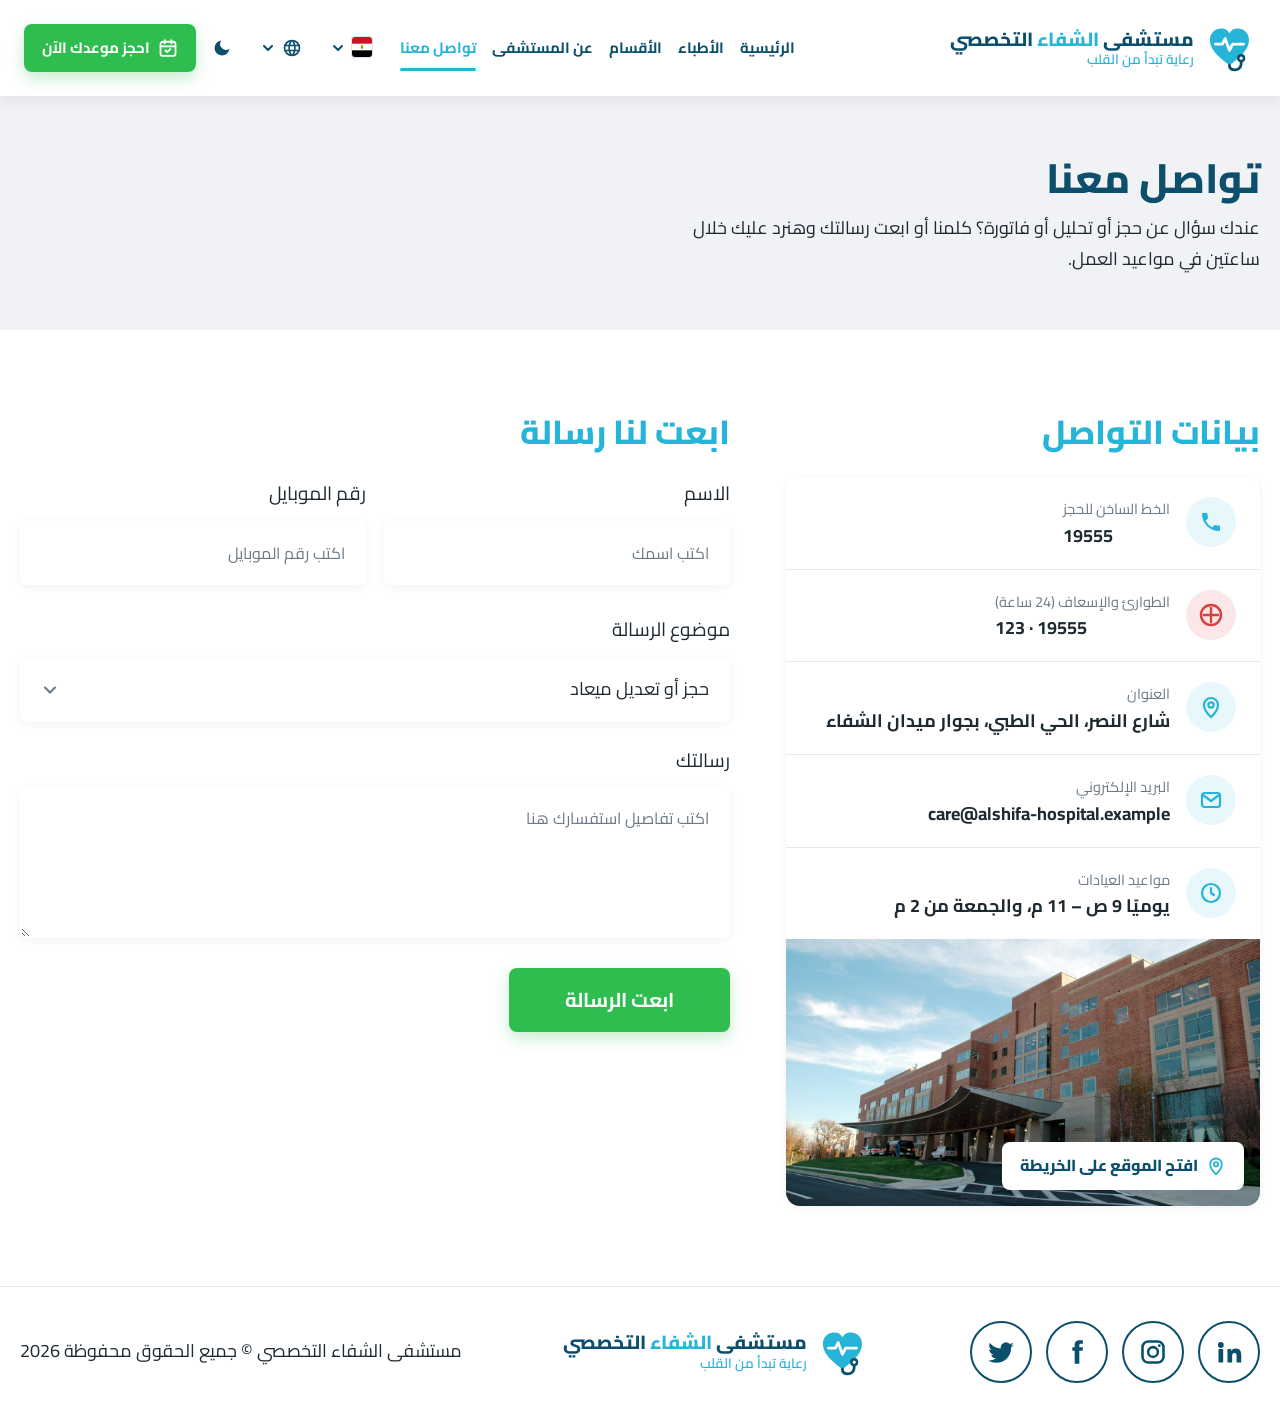
<file: contact.html>
<!doctype html>
<html lang="ar" dir="rtl">
<head>
<meta charset="utf-8">
<meta name="viewport" content="width=device-width, initial-scale=1">
<title>تواصل معنا | مستشفى الشفاء التخصصي</title>
<meta name="description" content="أرقام وعنوان ومواعيد مستشفى الشفاء التخصصي، وفورم التواصل.">
<link rel="icon" href="assets/img/logo-icon.svg">
<link rel="preconnect" href="https://fonts.googleapis.com">
<link rel="preconnect" href="https://fonts.gstatic.com" crossorigin>
<link href="https://fonts.googleapis.com/css2?family=Cairo:wght@400;500;600;700;800&family=Poppins:wght@400;500;600;700;800&display=swap" rel="stylesheet">
<link rel="stylesheet" href="assets/css/style.css">
<link rel="stylesheet" href="assets/css/home.css">
<link rel="stylesheet" href="assets/css/doctors.css">
<link rel="stylesheet" href="assets/css/pages.css">
<script>
window.SHIFA_I18N = {
  ar: {
    "page.title": "تواصل معنا",
    "ct.title": "تواصل معنا",
    "ct.sub": "عندك سؤال عن حجز أو تحليل أو فاتورة؟ كلمنا أو ابعت رسالتك وهنرد عليك خلال ساعتين في مواعيد العمل.",
    "ct.info": "بيانات التواصل",
    "i.hotline": "الخط الساخن للحجز", "i.emergency": "الطوارئ والإسعاف (24 ساعة)",
    "i.address": "العنوان", "i.address.v": "شارع النصر، الحي الطبي، بجوار ميدان الشفاء",
    "i.email": "البريد الإلكتروني", "i.hours": "مواعيد العيادات", "i.hours.v": "يوميًا 9 ص – 11 م، والجمعة من 2 م",
    "ct.map": "افتح الموقع على الخريطة",
    "ct.form": "ابعت لنا رسالة",
    "f.name": "الاسم", "f.name.ph": "اكتب اسمك",
    "f.phone": "رقم الموبايل", "f.phone.ph": "اكتب رقم الموبايل",
    "f.subject": "موضوع الرسالة",
    "sub.book": "حجز أو تعديل ميعاد", "sub.results": "نتايج التحاليل والأشعة", "sub.billing": "الفواتير والتأمين", "sub.other": "استفسار تاني",
    "f.msg": "رسالتك", "f.msg.ph": "اكتب تفاصيل استفسارك هنا",
    "f.send": "ابعت الرسالة",
    "e.name": "اكتب اسمك (3 حروف على الأقل).", "e.phone": "اكتب رقم موبايل صحيح من 8 لـ 12 رقم.", "e.msg": "اكتب رسالتك (10 حروف على الأقل).",
    "f.sent": "وصلتنا رسالتك. هنكلمك على رقمك خلال ساعتين في مواعيد العمل."
  },
  en: {
    "page.title": "Contact us",
    "ct.title": "Contact us",
    "ct.sub": "Have a question about a booking, a test or a bill? Call us or send a message and we'll reply within two hours during working hours.",
    "ct.info": "Contact details",
    "i.hotline": "Booking hotline", "i.emergency": "Emergency & ambulance (24 hours)",
    "i.address": "Address", "i.address.v": "Al Nasr Street, Medical District, next to Al Shifa Square",
    "i.email": "Email", "i.hours": "Clinic hours", "i.hours.v": "Daily 9 AM – 11 PM, Fridays from 2 PM",
    "ct.map": "Open location on the map",
    "ct.form": "Send us a message",
    "f.name": "Name", "f.name.ph": "Enter your name",
    "f.phone": "Mobile number", "f.phone.ph": "Enter your mobile number",
    "f.subject": "Subject",
    "sub.book": "Book or change an appointment", "sub.results": "Lab & radiology results", "sub.billing": "Billing & insurance", "sub.other": "Something else",
    "f.msg": "Your message", "f.msg.ph": "Write the details of your question here",
    "f.send": "Send message",
    "e.name": "Enter your name (at least 3 letters).", "e.phone": "Enter a valid mobile number of 8 to 12 digits.", "e.msg": "Write your message (at least 10 characters).",
    "f.sent": "We got your message and will call you within two hours during working hours."
  }
};
</script>
</head>
<body data-page="contact">
<header id="site-header"></header>

<main>
  <section class="page-head simple">
    <div class="container">
      <h1 data-i18n="ct.title"></h1>
      <p data-i18n="ct.sub"></p>
    </div>
  </section>

  <section class="section">
    <div class="container contact-grid">
      <aside>
        <h2 class="block-title" style="margin-bottom:22px" data-i18n="ct.info"></h2>
        <div class="info-card">
          <div class="info-item"><i><svg viewBox="0 0 24 24" fill="currentColor"><path d="M6.6 10.8a15.2 15.2 0 0 0 6.6 6.6l2.2-2.2c.3-.3.7-.4 1-.2 1.1.4 2.3.6 3.6.6.6 0 1 .4 1 1V20c0 .6-.4 1-1 1A17 17 0 0 1 3 4c0-.6.4-1 1-1h3.5c.6 0 1 .4 1 1 0 1.3.2 2.5.6 3.6.1.3 0 .7-.2 1l-2.3 2.2Z"/></svg></i><div><small data-i18n="i.hotline"></small><b class="ltr" data-phone></b></div></div>
          <div class="info-item emergency"><i><svg viewBox="0 0 24 24" fill="none" stroke="currentColor" stroke-width="2.4" stroke-linecap="round"><path d="M12 5v14M5 12h14"/><circle cx="12" cy="12" r="10"/></svg></i><div><small data-i18n="i.emergency"></small><b class="ltr" id="emergency"></b></div></div>
          <div class="info-item"><i><svg viewBox="0 0 24 24" fill="none" stroke="currentColor" stroke-width="2.2"><path d="M12 22s7-6.2 7-12a7 7 0 0 0-14 0c0 5.8 7 12 7 12Z"/><circle cx="12" cy="10" r="2.6"/></svg></i><div><small data-i18n="i.address"></small><b data-i18n="i.address.v"></b></div></div>
          <div class="info-item"><i><svg viewBox="0 0 24 24" fill="none" stroke="currentColor" stroke-width="2.2" stroke-linejoin="round"><rect x="3" y="5" width="18" height="14" rx="2.5"/><path d="m4 7 8 6 8-6"/></svg></i><div><small data-i18n="i.email"></small><b class="ltr">care@alshifa-hospital.example</b></div></div>
          <div class="info-item"><i><svg viewBox="0 0 24 24" fill="none" stroke="currentColor" stroke-width="2.2" stroke-linecap="round"><circle cx="12" cy="12" r="9"/><path d="M12 7v5l3 2"/></svg></i><div><small data-i18n="i.hours"></small><b data-i18n="i.hours.v"></b></div></div>
          <a class="map-card" href="https://www.google.com/maps" target="_blank" rel="noopener"><img src="assets/img/ab-building.jpg" alt=""><span><svg viewBox="0 0 24 24" fill="none" stroke="currentColor" stroke-width="2.2"><path d="M12 22s7-6.2 7-12a7 7 0 0 0-14 0c0 5.8 7 12 7 12Z"/><circle cx="12" cy="10" r="2.6"/></svg><span data-i18n="ct.map" style="position:static;padding:0;box-shadow:none;background:none"></span></span></a>
        </div>
      </aside>

      <div>
        <h2 class="block-title" style="margin-bottom:22px" data-i18n="ct.form"></h2>
        <form class="contact-form" id="contact-form" novalidate>
          <div class="two">
            <label class="field" id="f-name"><span data-i18n="f.name"></span><input class="input" id="cname" autocomplete="name" data-i18n-ph="f.name.ph"><small class="err" id="e-name"></small></label>
            <label class="field" id="f-phone"><span data-i18n="f.phone"></span><input class="input" id="cphone" inputmode="tel" autocomplete="tel" data-i18n-ph="f.phone.ph"><small class="err" id="e-phone"></small></label>
          </div>
          <label class="field"><span data-i18n="f.subject"></span>
            <div class="select-wrap"><select class="select" id="csubject"></select><svg viewBox="0 0 24 24" fill="none" stroke="currentColor" stroke-width="2.5" stroke-linecap="round"><path d="m6 9 6 6 6-6"/></svg></div>
          </label>
          <label class="field" id="f-msg"><span data-i18n="f.msg"></span><textarea class="input" id="cmsg" data-i18n-ph="f.msg.ph"></textarea><small class="err" id="e-msg"></small></label>
          <button class="btn btn-cta" type="submit" data-i18n="f.send"></button>
          <p class="form-note" id="sent" hidden data-i18n="f.sent"></p>
        </form>
      </div>
    </div>
  </section>
</main>

<footer id="site-footer"></footer>
<script>
(function () {
  const EMERGENCY = { EG: "123", SA: "997", AE: "998", KW: "112", JO: "911" };
  document.addEventListener("shifa:apply", () => {
    const S = window.SHIFA, t = S.t;
    document.getElementById("emergency").textContent = EMERGENCY[S.state.country] + "  ·  " + S.COUNTRIES[S.state.country].phone;
    const sel = document.getElementById("csubject"), cur = sel.value || "book";
    sel.innerHTML = ["book", "results", "billing", "other"].map(k => `<option value="${k}" ${k === cur ? "selected" : ""}>${t("sub." + k)}</option>`).join("");
  });
  const setErr = (k, m) => { document.getElementById("e-" + k).textContent = m || ""; document.getElementById("f-" + k).classList.toggle("invalid", !!m); };
  document.getElementById("contact-form").addEventListener("submit", (e) => {
    e.preventDefault();
    const t = window.SHIFA.t;
    const errs = {
      name: document.getElementById("cname").value.trim().length >= 3 ? "" : t("e.name"),
      phone: /^\d{8,12}$/.test(document.getElementById("cphone").value.replace(/[\s-]/g, "")) ? "" : t("e.phone"),
      msg: document.getElementById("cmsg").value.trim().length >= 10 ? "" : t("e.msg")
    };
    Object.entries(errs).forEach(([k, v]) => setErr(k, v));
    const ok = !Object.values(errs).some(Boolean);
    document.getElementById("sent").hidden = !ok;
    if (ok) e.target.reset();
  });
})();
</script>
<script src="assets/js/main.js"></script>
</body>
</html>
</file>
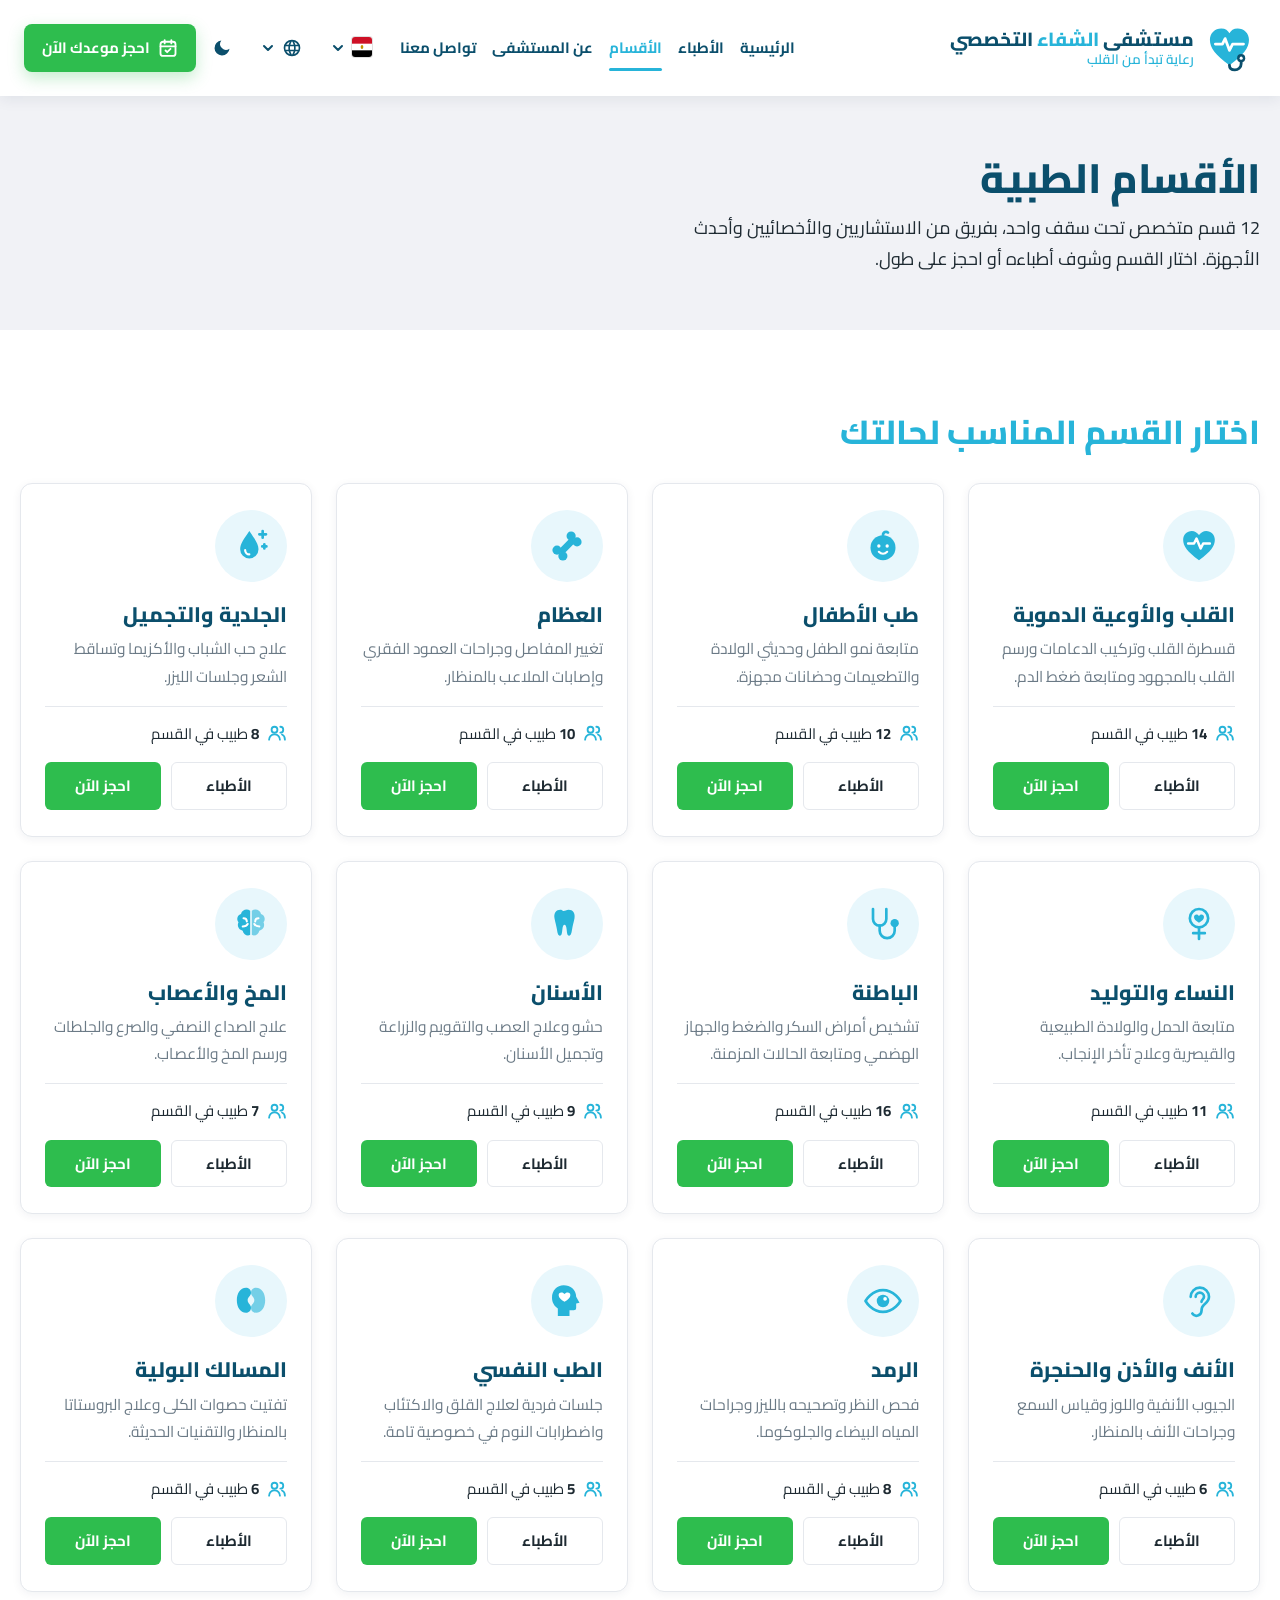
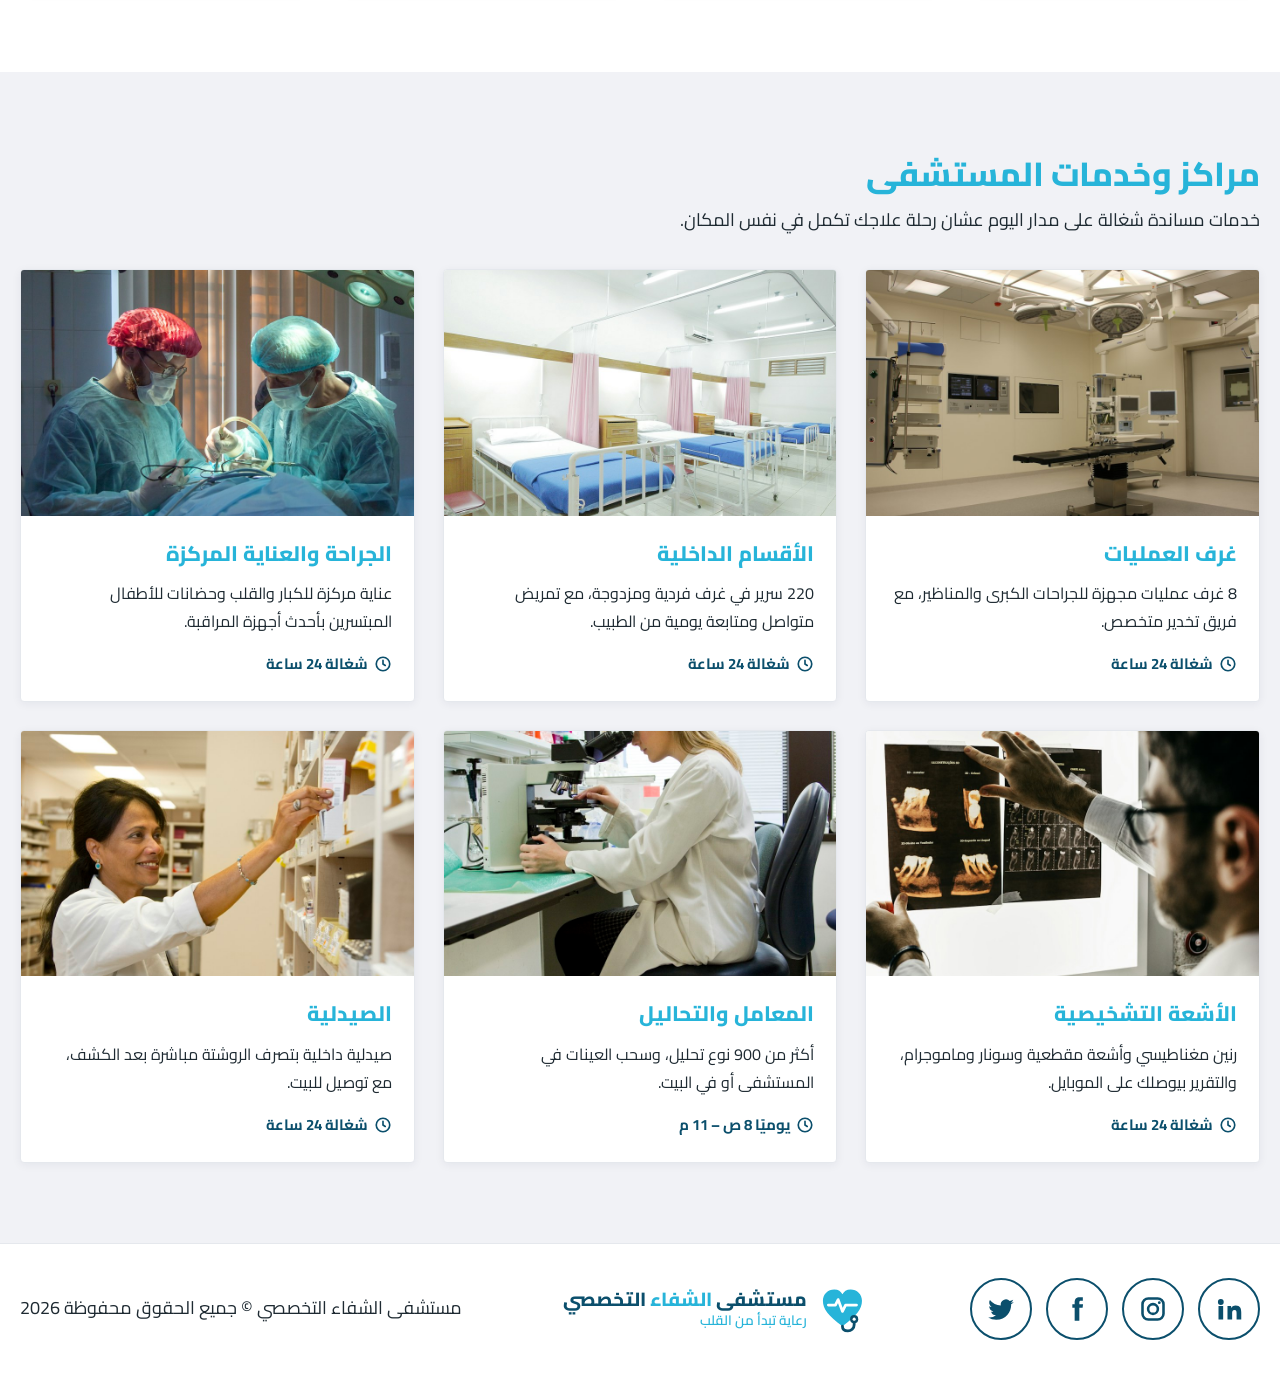
<file: departments.html>
<!doctype html>
<html lang="ar" dir="rtl">
<head>
<meta charset="utf-8">
<meta name="viewport" content="width=device-width, initial-scale=1">
<title>الأقسام | مستشفى الشفاء التخصصي</title>
<meta name="description" content="الأقسام الطبية ومراكز الخدمة في مستشفى الشفاء التخصصي.">
<link rel="icon" href="assets/img/logo-icon.svg">
<link rel="preconnect" href="https://fonts.googleapis.com">
<link rel="preconnect" href="https://fonts.gstatic.com" crossorigin>
<link href="https://fonts.googleapis.com/css2?family=Cairo:wght@400;500;600;700;800&family=Poppins:wght@400;500;600;700;800&display=swap" rel="stylesheet">
<link rel="stylesheet" href="assets/css/style.css">
<link rel="stylesheet" href="assets/css/home.css">
<link rel="stylesheet" href="assets/css/doctors.css">
<link rel="stylesheet" href="assets/css/pages.css">
<script>
window.SHIFA_I18N = {
  ar: {
    "page.title": "الأقسام",
    "dp.title": "الأقسام الطبية",
    "dp.sub": "12 قسم متخصص تحت سقف واحد، بفريق من الاستشاريين والأخصائيين وأحدث الأجهزة. اختار القسم وشوف أطباءه أو احجز على طول.",
    "dp.list": "اختار القسم المناسب لحالتك",
    "dp.team": "طبيب في القسم", "dp.doctors": "الأطباء", "dp.book": "احجز الآن",
    "fc.title": "مراكز وخدمات المستشفى",
    "fc.sub": "خدمات مساندة شغالة على مدار اليوم عشان رحلة علاجك تكمل في نفس المكان.",
    "fc1.t": "غرف العمليات", "fc1.p": "8 غرف عمليات مجهزة للجراحات الكبرى والمناظير، مع فريق تخدير متخصص.",
    "fc2.t": "الأقسام الداخلية", "fc2.p": "220 سرير في غرف فردية ومزدوجة، مع تمريض متواصل ومتابعة يومية من الطبيب.",
    "fc3.t": "الجراحة والعناية المركزة", "fc3.p": "عناية مركزة للكبار والقلب وحضانات للأطفال المبتسرين بأحدث أجهزة المراقبة.",
    "fc4.t": "الأشعة التشخيصية", "fc4.p": "رنين مغناطيسي وأشعة مقطعية وسونار وماموجرام، والتقرير بيوصلك على الموبايل.",
    "fc5.t": "المعامل والتحاليل", "fc5.p": "أكثر من 900 نوع تحليل، وسحب العينات في المستشفى أو في البيت.",
    "fc6.t": "الصيدلية", "fc6.p": "صيدلية داخلية بتصرف الروشتة مباشرة بعد الكشف، مع توصيل للبيت.",
    "h.24": "شغالة 24 ساعة", "h.day": "يوميًا 8 ص – 11 م"
  },
  en: {
    "page.title": "Departments",
    "dp.title": "Medical departments",
    "dp.sub": "12 specialized departments under one roof, staffed by consultants and specialists with modern equipment. Pick a department to see its doctors or book straight away.",
    "dp.list": "Choose the right department for you",
    "dp.team": "doctors in this department", "dp.doctors": "Doctors", "dp.book": "Book now",
    "fc.title": "Hospital centers & services",
    "fc.sub": "Support services that run around the clock so your whole treatment happens in one place.",
    "fc1.t": "Operating theaters", "fc1.p": "8 theaters equipped for major and endoscopic surgery, with a dedicated anesthesia team.",
    "fc2.t": "Inpatient wards", "fc2.p": "220 beds in single and shared rooms, with round-the-clock nursing and daily doctor rounds.",
    "fc3.t": "Surgery & intensive care", "fc3.p": "Adult and cardiac ICUs plus a NICU for premature babies, with modern monitoring.",
    "fc4.t": "Diagnostic radiology", "fc4.p": "MRI, CT, ultrasound and mammography, with reports sent to your phone.",
    "fc5.t": "Labs & tests", "fc5.p": "Over 900 test types, with samples taken at the hospital or at home.",
    "fc6.t": "Pharmacy", "fc6.p": "An in-house pharmacy fills your prescription right after your visit, with home delivery.",
    "h.24": "Open 24 hours", "h.day": "Daily 8 AM – 11 PM"
  }
};
</script>
</head>
<body data-page="departments">
<header id="site-header"></header>

<main>
  <section class="page-head simple">
    <div class="container">
      <h1 data-i18n="dp.title"></h1>
      <p data-i18n="dp.sub"></p>
    </div>
  </section>

  <section class="section">
    <div class="container">
      <h2 class="block-title" data-i18n="dp.list"></h2>
      <div class="spec-grid" id="spec-grid" style="margin-top:28px"></div>
    </div>
  </section>

  <section class="section section--grey">
    <div class="container">
      <h2 class="block-title" data-i18n="fc.title"></h2>
      <p class="block-sub" data-i18n="fc.sub"></p>
      <div class="fac-grid">
        <article class="fac-card"><img src="assets/img/fc-or.jpg" alt=""><div class="fac-body"><h3 data-i18n="fc1.t"></h3><p data-i18n="fc1.p"></p><span class="hours" data-hours="24"></span></div></article>
        <article class="fac-card"><img src="assets/img/fc-ward.jpg" alt=""><div class="fac-body"><h3 data-i18n="fc2.t"></h3><p data-i18n="fc2.p"></p><span class="hours" data-hours="24"></span></div></article>
        <article class="fac-card"><img src="assets/img/fc-surgery.jpg" alt=""><div class="fac-body"><h3 data-i18n="fc3.t"></h3><p data-i18n="fc3.p"></p><span class="hours" data-hours="24"></span></div></article>
        <article class="fac-card"><img src="assets/img/sv-xray.jpg" alt=""><div class="fac-body"><h3 data-i18n="fc4.t"></h3><p data-i18n="fc4.p"></p><span class="hours" data-hours="24"></span></div></article>
        <article class="fac-card"><img src="assets/img/sv-lab.jpg" alt=""><div class="fac-body"><h3 data-i18n="fc5.t"></h3><p data-i18n="fc5.p"></p><span class="hours" data-hours="day"></span></div></article>
        <article class="fac-card"><img src="assets/img/sv-pharmacy.jpg" alt=""><div class="fac-body"><h3 data-i18n="fc6.t"></h3><p data-i18n="fc6.p"></p><span class="hours" data-hours="24"></span></div></article>
      </div>
    </div>
  </section>
</main>

<footer id="site-footer"></footer>

<script src="assets/js/data.js"></script>
<script>
(function () {
  const { SPECS, SPEC_INFO, SPEC_ICONS } = window.SHIFA_DATA;
  const users = '<svg viewBox="0 0 24 24" fill="none" stroke="currentColor" stroke-width="2.2" stroke-linecap="round"><circle cx="9" cy="8" r="3.5"/><path d="M2.5 20c0-3.6 2.9-6.5 6.5-6.5s6.5 2.9 6.5 6.5"/><path d="M16 4.5a3.5 3.5 0 0 1 0 7M18 13.8c2.1.8 3.5 3 3.5 6.2"/></svg>';
  const clock = '<svg viewBox="0 0 24 24" fill="none" stroke="currentColor" stroke-width="2.2" stroke-linecap="round"><circle cx="12" cy="12" r="9"/><path d="M12 7v5l3 2"/></svg>';
  document.addEventListener("shifa:apply", () => {
    const S = window.SHIFA, L = S.state.lang, t = S.t;
    document.getElementById("spec-grid").innerHTML = Object.entries(SPECS).map(([k, v]) => `
      <article class="spec-card">
        <div class="spec-icon">${SPEC_ICONS[k]}</div>
        <h3>${v[L]}</h3>
        <p>${SPEC_INFO[k][L]}</p>
        <div class="spec-meta">${users}<span><b>${SPEC_INFO[k].team}</b> ${t("dp.team")}</span></div>
        <div class="spec-actions">
          <a class="btn btn-outline" href="doctors.html?spec=${k}">${t("dp.doctors")}</a>
          <a class="btn btn-cta" href="booking.html?spec=${k}">${t("dp.book")}</a>
        </div>
      </article>`).join("");
    document.querySelectorAll("[data-hours]").forEach(el => { el.innerHTML = clock + t(el.dataset.hours === "24" ? "h.24" : "h.day"); });
  });
})();
</script>
<script src="assets/js/main.js"></script>
</body>
</html>
</file>
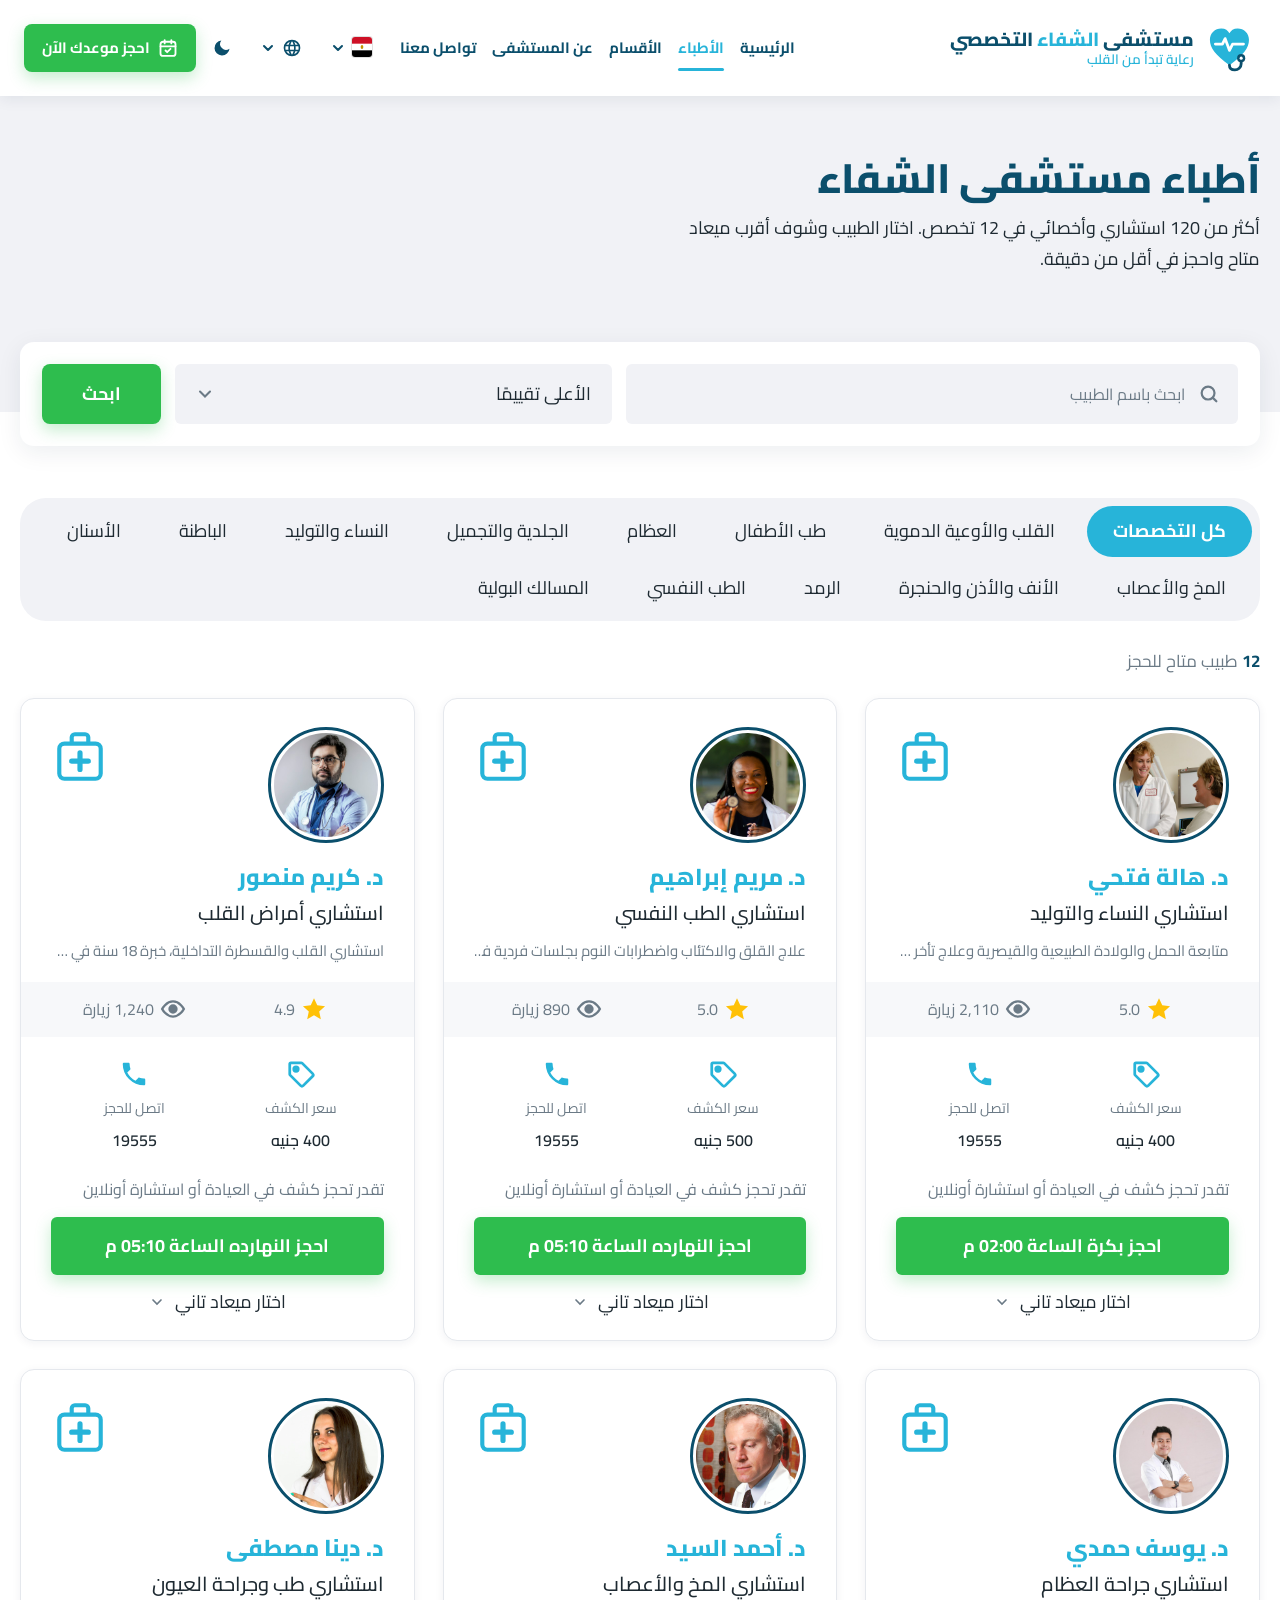
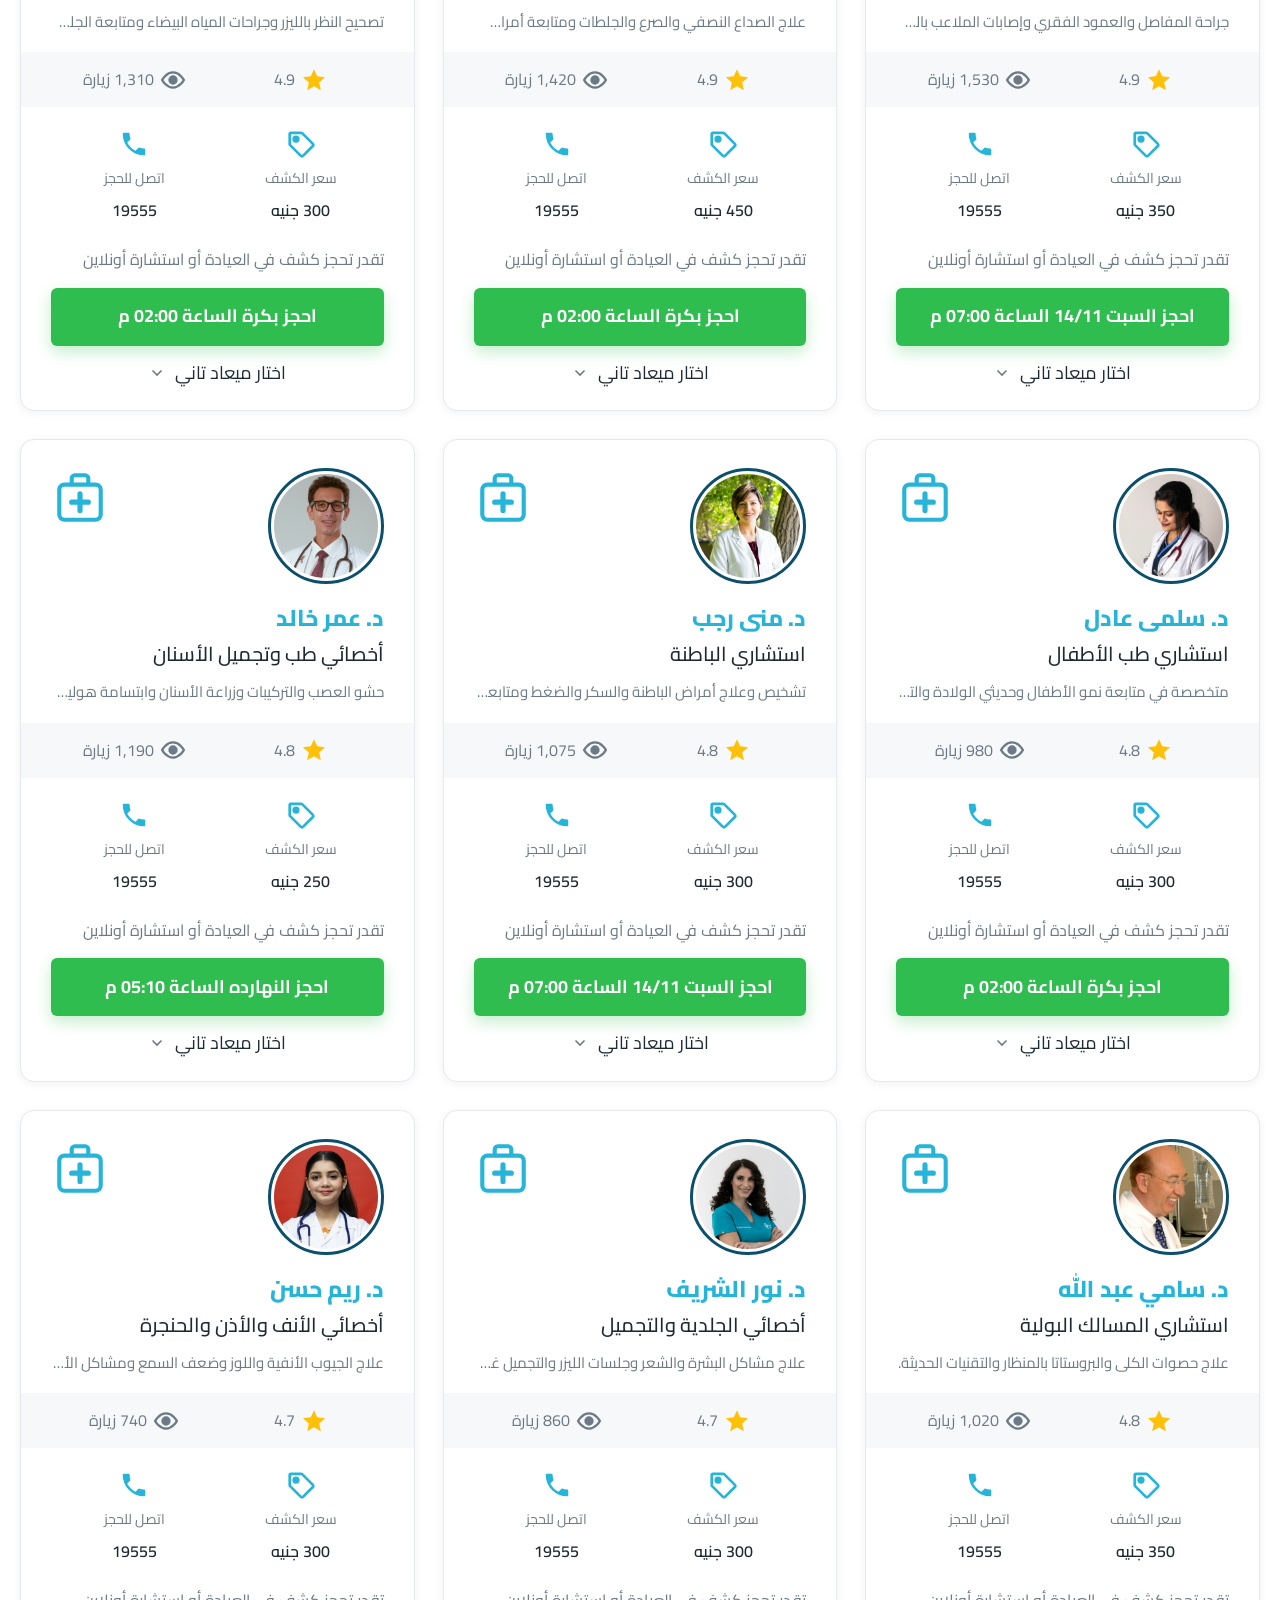
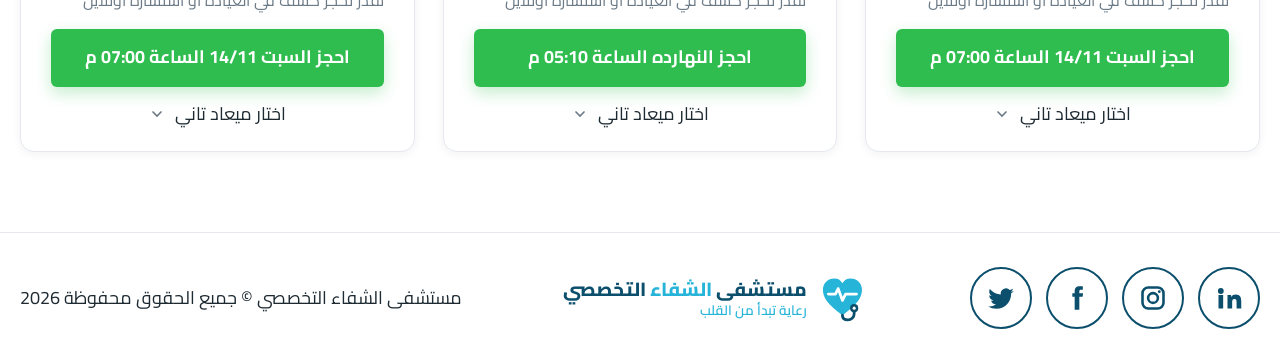
<file: doctors.html>
<!doctype html>
<html lang="ar" dir="rtl">
<head>
<meta charset="utf-8">
<meta name="viewport" content="width=device-width, initial-scale=1">
<title>الأطباء | مستشفى الشفاء التخصصي</title>
<meta name="description" content="ابحث عن طبيبك في مستشفى الشفاء التخصصي واحجز أقرب ميعاد متاح.">
<link rel="icon" href="assets/img/logo-icon.svg">
<link rel="preconnect" href="https://fonts.googleapis.com">
<link rel="preconnect" href="https://fonts.gstatic.com" crossorigin>
<link href="https://fonts.googleapis.com/css2?family=Cairo:wght@400;500;600;700;800&family=Poppins:wght@400;500;600;700;800&display=swap" rel="stylesheet">
<link rel="stylesheet" href="assets/css/style.css">
<link rel="stylesheet" href="assets/css/home.css">
<link rel="stylesheet" href="assets/css/doctors.css">
<script>
window.SHIFA_I18N = {
  ar: {
    "page.title": "الأطباء",
    "dl.title": "أطباء مستشفى الشفاء",
    "dl.sub": "أكثر من 120 استشاري وأخصائي في 12 تخصص. اختار الطبيب وشوف أقرب ميعاد متاح واحجز في أقل من دقيقة.",
    "dl.name": "ابحث باسم الطبيب", "dl.sort": "ترتيب النتائج",
    "sort.rating": "الأعلى تقييمًا", "sort.price": "الأقل سعرًا", "sort.views": "الأكثر زيارة",
    "dl.search": "ابحث", "dl.all": "كل التخصصات",
    "dl.count": "طبيب متاح للحجز", "dl.clear": "امسح البحث",
    "dl.empty.t": "مفيش أطباء بالاسم ده في التخصص المختار",
    "dl.empty.p": "جرّب تكتب جزء من الاسم، أو اختار «كل التخصصات»."
  },
  en: {
    "page.title": "Doctors",
    "dl.title": "Al Shifa doctors",
    "dl.sub": "Over 120 consultants and specialists across 12 specialties. Pick a doctor, see the earliest open slot and book in under a minute.",
    "dl.name": "Search by doctor name", "dl.sort": "Sort results",
    "sort.rating": "Highest rated", "sort.price": "Lowest fee", "sort.views": "Most visited",
    "dl.search": "Search", "dl.all": "All specialties",
    "dl.count": "doctors available to book", "dl.clear": "Clear search",
    "dl.empty.t": "No doctors match that name in this specialty",
    "dl.empty.p": "Try part of the name, or choose “All specialties”."
  }
};
</script>
</head>
<body data-page="doctors">
<header id="site-header"></header>

<main>
  <section class="page-head">
    <div class="container">
      <h1 data-i18n="dl.title"></h1>
      <p data-i18n="dl.sub"></p>
      <form class="filter-card" id="filter-form">
        <label class="input-icon">
          <span class="sr-only" data-i18n="dl.name"></span>
          <svg viewBox="0 0 24 24" fill="none" stroke="currentColor" stroke-width="2.4" stroke-linecap="round"><circle cx="11" cy="11" r="7"/><path d="m20 20-3.5-3.5"/></svg>
          <input class="input" id="q" type="search" autocomplete="off" data-i18n-ph="dl.name">
        </label>
        <div class="select-wrap">
          <select class="select" id="sort" data-i18n-aria="dl.sort"></select>
          <svg viewBox="0 0 24 24" fill="none" stroke="currentColor" stroke-width="2.5" stroke-linecap="round"><path d="m6 9 6 6 6-6"/></svg>
        </div>
        <button class="btn btn-cta" type="submit" data-i18n="dl.search"></button>
      </form>
    </div>
  </section>

  <section class="doctors-list">
    <div class="container">
      <div class="pills" id="spec-pills" role="tablist"></div>
      <div class="results-bar">
        <p id="count"></p>
      </div>
      <div class="doc-grid" id="doc-grid"></div>
      <div class="empty-state" id="empty" hidden>
        <h3 data-i18n="dl.empty.t"></h3>
        <p data-i18n="dl.empty.p"></p>
        <button class="btn btn-primary" type="button" id="clear" data-i18n="dl.clear"></button>
      </div>
    </div>
  </section>
</main>

<footer id="site-footer"></footer>

<script src="assets/js/data.js"></script>
<script>
(function () {
  const { SPECS, DOCTORS, doctorCard } = window.SHIFA_DATA;
  const params = new URLSearchParams(location.search);
  const state = { spec: SPECS[params.get("spec")] ? params.get("spec") : "all", q: "", sort: "rating" };

  function renderControls() {
    const S = window.SHIFA, L = S.state.lang, t = S.t;
    document.getElementById("spec-pills").innerHTML =
      [["all", { ar: t("dl.all"), en: t("dl.all") }], ...Object.entries(SPECS)].map(([k, v]) =>
        `<button type="button" role="tab" data-spec="${k}" class="${k === state.spec ? "on" : ""}" aria-selected="${k === state.spec}">${v[L]}</button>`).join("");
    document.getElementById("sort").innerHTML = ["rating", "price", "views"].map(k =>
      `<option value="${k}" ${k === state.sort ? "selected" : ""}>${t("sort." + k)}</option>`).join("");
  }

  function renderList() {
    const S = window.SHIFA, t = S.t;
    const q = state.q.trim().toLowerCase();
    let list = DOCTORS.filter(d =>
      (state.spec === "all" || d.spec === state.spec) &&
      (!q || d.ar.n.includes(q) || d.en.n.toLowerCase().includes(q)));
    list.sort((a, b) => state.sort === "price" ? a.fee - b.fee : state.sort === "views" ? b.views - a.views : b.rating - a.rating);
    document.getElementById("doc-grid").innerHTML = list.map(d => doctorCard(d)).join("");
    document.getElementById("count").innerHTML = `<b>${list.length}</b> ${t("dl.count")}`;
    document.getElementById("empty").hidden = list.length > 0;
  }

  document.addEventListener("shifa:apply", () => { renderControls(); renderList(); });
  document.addEventListener("click", (e) => {
    const pill = e.target.closest("[data-spec]");
    if (pill) {
      state.spec = pill.dataset.spec;
      document.querySelectorAll("#spec-pills button").forEach(b => { const on = b.dataset.spec === state.spec; b.classList.toggle("on", on); b.setAttribute("aria-selected", on); });
      renderList();
    }
    if (e.target.id === "clear") { state.spec = "all"; state.q = ""; document.getElementById("q").value = ""; renderControls(); renderList(); }
  });
  document.getElementById("q").addEventListener("input", (e) => { state.q = e.target.value; renderList(); });
  document.getElementById("sort").addEventListener("change", (e) => { state.sort = e.target.value; renderList(); });
  document.getElementById("filter-form").addEventListener("submit", (e) => { e.preventDefault(); state.q = document.getElementById("q").value; renderList(); });
})();
</script>
<script src="assets/js/main.js"></script>
</body>
</html>
</file>
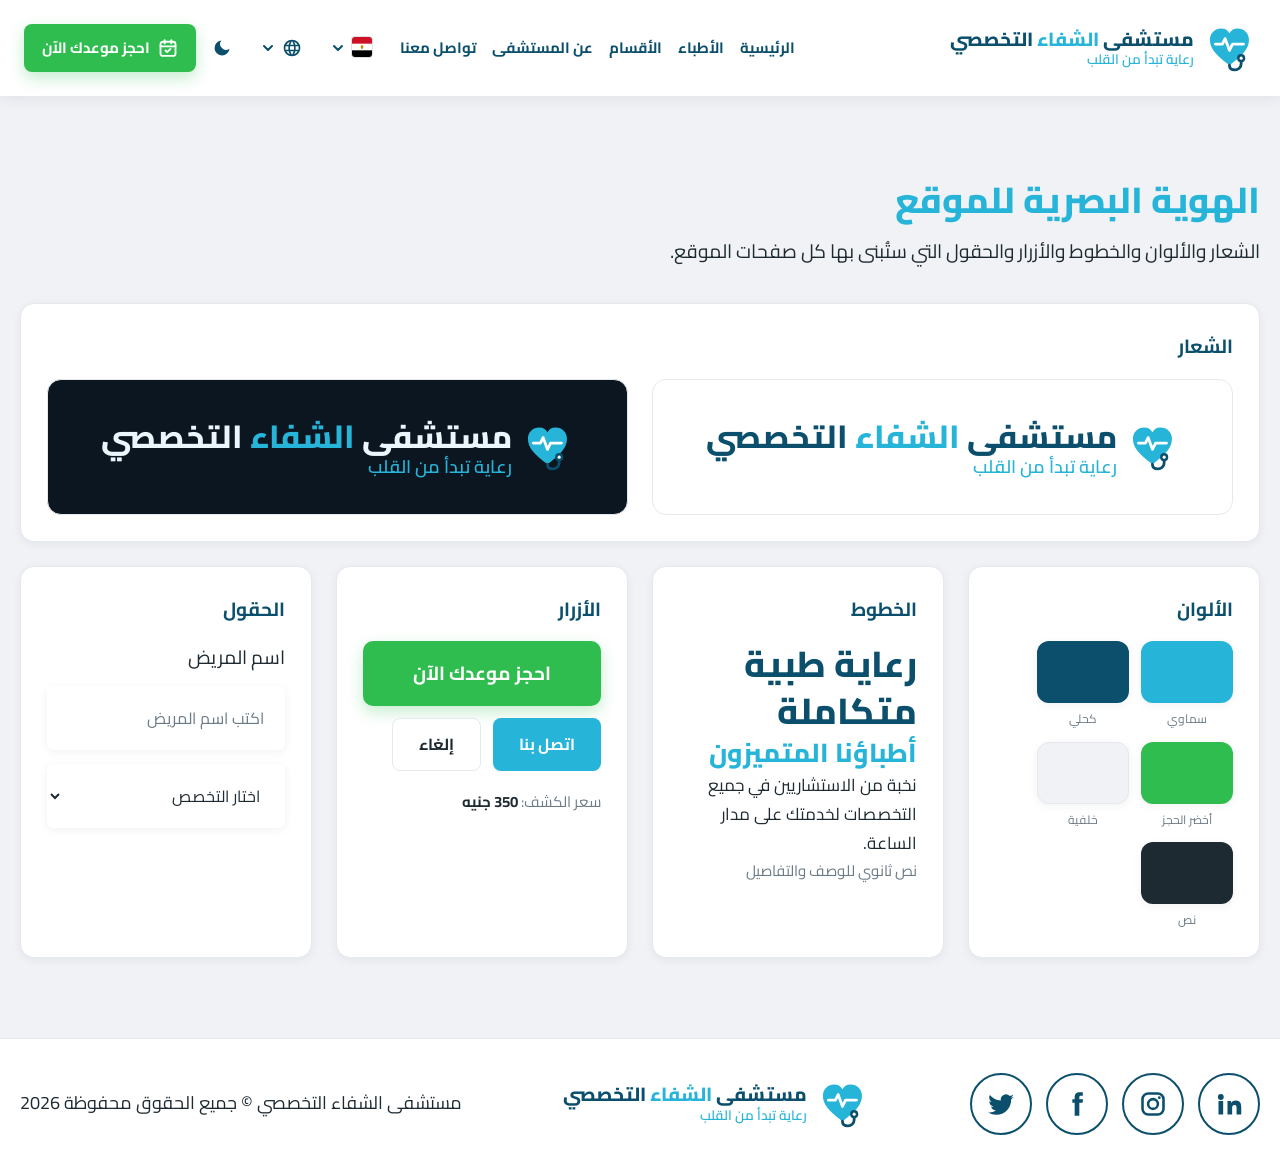
<file: styleguide.html>
<!doctype html>
<html lang="ar" dir="rtl">
<head>
<meta charset="utf-8">
<meta name="viewport" content="width=device-width, initial-scale=1">
<title>الهوية البصرية</title>
<link rel="preconnect" href="https://fonts.googleapis.com">
<link rel="preconnect" href="https://fonts.gstatic.com" crossorigin>
<link href="https://fonts.googleapis.com/css2?family=Cairo:wght@400;500;600;700;800&family=Poppins:wght@400;500;600;700;800&display=swap" rel="stylesheet">
<link rel="stylesheet" href="assets/css/style.css">
<script>
window.SHIFA_I18N = {
  ar: { "page.title": "الهوية البصرية", "sg.title": "الهوية البصرية للموقع", "sg.sub": "الشعار والألوان والخطوط والأزرار والحقول التي ستُبنى بها كل صفحات الموقع.",
        "sg.logo": "الشعار", "sg.colors": "الألوان", "sg.type": "الخطوط", "sg.buttons": "الأزرار", "sg.inputs": "الحقول",
        "c.primary": "سماوي", "c.navy": "كحلي", "c.cta": "أخضر الحجز", "c.bg": "خلفية", "c.text": "نص",
        "t.h1": "رعاية طبية متكاملة", "t.h2": "أطباؤنا المتميزون", "t.body": "نخبة من الاستشاريين في جميع التخصصات لخدمتك على مدار الساعة.", "t.muted": "نص ثانوي للوصف والتفاصيل",
        "b.call": "اتصل بنا", "b.more": "عرض الكل", "b.cancel": "إلغاء",
        "f.name": "اسم المريض", "f.name.ph": "اكتب اسم المريض", "f.spec": "اختار التخصص", "price.label": "سعر الكشف" },
  en: { "page.title": "Brand Identity", "sg.title": "Website Brand Identity", "sg.sub": "The logo, colors, typography, buttons and fields every page of the site will be built with.",
        "sg.logo": "Logo", "sg.colors": "Colors", "sg.type": "Typography", "sg.buttons": "Buttons", "sg.inputs": "Fields",
        "c.primary": "Sky blue", "c.navy": "Navy", "c.cta": "Booking green", "c.bg": "Background", "c.text": "Text",
        "t.h1": "Complete Medical Care", "t.h2": "Our Outstanding Doctors", "t.body": "A team of consultants across every specialty, at your service around the clock.", "t.muted": "Secondary text for descriptions and details",
        "b.call": "Call Us", "b.more": "View All", "b.cancel": "Cancel",
        "f.name": "Patient name", "f.name.ph": "Enter the patient's name", "f.spec": "Choose a specialty", "price.label": "Consultation fee" }
};
</script>
</head>
<body data-page="">
<header id="site-header"></header>

<main>
  <section class="section section--grey">
    <div class="container">
      <h1 class="section-title" data-i18n="sg.title"></h1>
      <p class="section-sub" data-i18n="sg.sub"></p>

      <div class="sg-card" style="margin-bottom:24px">
        <h3 data-i18n="sg.logo"></h3>
        <div class="logo-showcase">
          <div class="on-light"><div class="logo logo-big"><img src="assets/img/logo-icon.svg" alt=""><span class="logo-text"><span class="logo-name" data-i18n-html="brand.name"></span><span class="logo-tag" data-i18n="brand.tag"></span></span></div></div>
          <div class="on-dark"><div class="logo logo-big"><img src="assets/img/logo-icon.svg" alt=""><span class="logo-text"><span class="logo-name" data-i18n-html="brand.name"></span><span class="logo-tag" data-i18n="brand.tag"></span></span></div></div>
        </div>
      </div>

      <div class="sg-grid">
        <div class="sg-card">
          <h3 data-i18n="sg.colors"></h3>
          <div class="swatches">
            <div class="swatch"><i style="background:var(--primary)"></i><span data-i18n="c.primary"></span></div>
            <div class="swatch"><i style="background:var(--navy)"></i><span data-i18n="c.navy"></span></div>
            <div class="swatch"><i style="background:var(--cta)"></i><span data-i18n="c.cta"></span></div>
            <div class="swatch"><i style="background:var(--bg);border:1px solid var(--border)"></i><span data-i18n="c.bg"></span></div>
            <div class="swatch"><i style="background:var(--text)"></i><span data-i18n="c.text"></span></div>
          </div>
        </div>
        <div class="sg-card">
          <h3 data-i18n="sg.type"></h3>
          <p class="type-h1" data-i18n="t.h1"></p>
          <p class="type-h2" data-i18n="t.h2"></p>
          <p class="type-body" data-i18n="t.body"></p>
          <p class="type-muted" data-i18n="t.muted"></p>
        </div>
        <div class="sg-card">
          <h3 data-i18n="sg.buttons"></h3>
          <div class="btn-row">
            <a class="btn btn-cta btn-lg" href="booking.html" data-i18n="cta.book"></a>
            <a class="btn btn-primary" href="#" data-i18n="b.call"></a>
            <a class="btn btn-outline" href="#" data-i18n="b.cancel"></a>
          </div>
          <p class="type-muted" style="margin-top:18px"><span data-i18n="price.label"></span>: <b style="color:var(--text)" data-price="7"></b></p>
        </div>
        <div class="sg-card">
          <h3 data-i18n="sg.inputs"></h3>
          <label class="field" style="margin-bottom:14px"><span data-i18n="f.name"></span><input class="input" data-i18n-ph="f.name.ph"></label>
          <select class="select"><option data-i18n="f.spec"></option></select>
        </div>
      </div>
    </div>
  </section>
</main>

<footer id="site-footer"></footer>
<script src="assets/js/main.js"></script>
</body>
</html>
</file>
<file: assets/css/style.css>
/* =========================================================
   مستشفى الشفاء التخصصي — Design System
   ========================================================= */
:root {
  --primary: #27B4D9;        /* سماوي — العناوين والأيقونات */
  --primary-600: #1C9CC1;
  --primary-50: #E8F7FC;
  --navy: #0B4F6C;           /* كحلي بترولي — النصوص القوية */
  --navy-700: #083C53;
  --cta: #2EBD4E;            /* أخضر — أزرار الحجز */
  --cta-600: #24A242;
  --star: #FFC107;

  --bg: #F1F2F6;             /* خلفية الأقسام الرمادية */
  --surface: #FFFFFF;
  --surface-2: #F7F8FA;      /* شريط الإحصائيات داخل الكارت */
  --text: #1E2A32;
  --muted: #6B7A86;
  --border: #E5E8ED;
  --header-bg: #FFFFFF;
  --heading: var(--navy);
  --shadow-sm: 0 2px 10px rgba(16, 40, 60, .06);
  --shadow: 0 6px 24px rgba(16, 40, 60, .08);
  --radius: 14px;
  --radius-lg: 22px;
  --container: 1240px;
  --font-ar: "Cairo", "Tajawal", system-ui, sans-serif;
  --font-en: "Poppins", "Cairo", system-ui, sans-serif;
  color-scheme: light;
}

/* Dark theme — main.js sets data-theme from the saved choice or the system preference */
:root[data-theme="dark"] {
  --primary: #3CC6EA;
  --primary-600: #27B4D9;
  --primary-50: #0F2F3D;
  --navy: #1A6F94;
  --navy-700: #0E5677;
  --cta: #34C759;
  --cta-600: #2BAE4C;
  --bg: #0B1620;
  --surface: #12212D;
  --surface-2: #172A38;
  --text: #E4EEF4;
  --muted: #93A6B4;
  --border: #22384A;
  --header-bg: #0F1D28;
  --heading: #EAF6FB;
  --shadow-sm: 0 2px 10px rgba(0, 0, 0, .35);
  --shadow: 0 8px 28px rgba(0, 0, 0, .45);
  color-scheme: dark;
}

* { box-sizing: border-box; margin: 0; padding: 0; }
html { scroll-behavior: smooth; }
body {
  font-family: var(--font-ar);
  background: var(--surface);
  color: var(--text);
  line-height: 1.7;
  -webkit-font-smoothing: antialiased;
  overflow-x: hidden;
}
html[lang="en"] body { font-family: var(--font-en); }
img { max-width: 100%; display: block; }
a { color: inherit; text-decoration: none; }
button { font: inherit; cursor: pointer; border: 0; background: none; color: inherit; }
.container { width: min(var(--container), 100% - 32px); margin-inline: auto; }
.section { padding: 80px 0; }
.section--grey { background: var(--bg); }
.section-title {
  color: var(--primary); font-weight: 800; font-size: clamp(24px, 3vw, 36px);
  line-height: 1.35; margin-bottom: 10px;
}
.section-sub { color: var(--text); font-size: clamp(15px, 1.5vw, 20px); margin-bottom: 36px; }
.center { text-align: center; }

/* ---------- Buttons ---------- */
.btn {
  display: inline-flex; align-items: center; justify-content: center; gap: 8px;
  font-weight: 700; border-radius: 8px; padding: 12px 26px; font-size: 16px;
  transition: background .2s, transform .2s, box-shadow .2s; white-space: nowrap;
}
.btn svg { width: 20px; height: 20px; flex-shrink: 0; }
.btn-cta { background: var(--cta); color: #fff; box-shadow: 0 6px 16px rgba(46, 189, 78, .28); }
.btn-cta:hover { background: var(--cta-600); transform: translateY(-1px); }
.btn-primary { background: var(--primary); color: #fff; }
.btn-primary:hover { background: var(--primary-600); }
.btn-outline { border: 1.5px solid var(--border); background: var(--surface); color: var(--text); }
.btn-lg { padding: 16px 34px; font-size: 19px; border-radius: 10px; }
.btn-block { width: 100%; }

/* ---------- Logo ---------- */
.logo { display: flex; align-items: center; gap: 12px; }
.logo img { width: 58px; height: 58px; }
.logo-text { display: flex; flex-direction: column; line-height: 1.25; }
.logo-name { font-weight: 800; font-size: 22px; color: var(--heading); }
.logo-name b { color: var(--primary); font-weight: 800; }
.logo-tag { font-size: 13.5px; font-weight: 600; color: var(--primary); }
html[lang="en"] .logo-name { font-size: 19px; letter-spacing: -.2px; }
html[lang="en"] .logo-tag { font-size: 12.5px; }

/* ---------- Header ---------- */
.site-header {
  position: sticky; top: 0; z-index: 50; background: var(--header-bg);
  box-shadow: 0 3px 14px rgba(16, 40, 60, .08);
}
.header-inner { display: flex; align-items: center; gap: 28px; height: 96px; }
.main-nav { display: flex; align-items: center; gap: 30px; margin-inline-start: auto; }
.main-nav a {
  font-weight: 700; font-size: 17px; color: var(--heading); position: relative; padding: 6px 0;
}
.main-nav a::after {
  content: ""; position: absolute; inset-inline: 0; bottom: -4px; height: 3px; border-radius: 3px;
  background: var(--primary); transform: scaleX(0); transition: transform .2s;
}
.main-nav a:hover::after, .main-nav a.active::after { transform: scaleX(1); }
.main-nav a.active { color: var(--primary); }
.header-tools { display: flex; align-items: center; gap: 10px; }
.tool-btn {
  display: inline-flex; align-items: center; gap: 6px; height: 42px; padding: 0 12px;
  border-radius: 10px; color: var(--heading); font-weight: 700; font-size: 15px;
}
.tool-btn:hover { background: var(--bg); }
.tool-btn svg { width: 20px; height: 20px; }
.icon-sun { display: none; }
:root[data-theme="dark"] .icon-sun { display: block; }
:root[data-theme="dark"] .icon-moon { display: none; }
.dropdown { position: relative; }
.dropdown-menu {
  position: absolute; top: calc(100% + 8px); inset-inline-end: 0; min-width: 190px;
  background: var(--surface); border: 1px solid var(--border); border-radius: 12px;
  box-shadow: var(--shadow); padding: 6px; display: none; z-index: 60;
}
.dropdown.open .dropdown-menu { display: block; }
.dropdown-menu button {
  display: flex; width: 100%; align-items: center; gap: 10px; padding: 9px 12px;
  border-radius: 8px; font-size: 15px; text-align: start;
}
.dropdown-menu button:hover, .dropdown-menu button.selected { background: var(--primary-50); color: var(--primary); }
.flag { font-size: 18px; line-height: 1; }
.menu-toggle { display: none; }
.cta-short { display: none; }

/* Mobile drawer */
.drawer-backdrop { position: fixed; inset: 0; background: rgba(5, 20, 30, .45); opacity: 0; pointer-events: none; transition: .25s; z-index: 70; }
.drawer {
  position: fixed; top: 0; bottom: 0; inset-inline-start: 0; width: min(320px, 86vw); background: var(--surface);
  z-index: 80; padding: 22px; display: flex; flex-direction: column; gap: 6px;
  transform: translateX(110%); transition: transform .3s;
}
html[dir="ltr"] .drawer { transform: translateX(-110%); }
body.drawer-open .drawer { transform: none; }
body.drawer-open .drawer-backdrop { opacity: 1; pointer-events: auto; }
.drawer-head { display: flex; justify-content: space-between; align-items: center; margin-bottom: 16px; }
.drawer-head .logo img { width: 44px; height: 44px; }
.drawer-head .logo-name { font-size: 17px; }
.drawer-head .logo-tag { font-size: 12px; }
.drawer nav a { display: block; padding: 13px 10px; font-weight: 700; font-size: 17px; color: var(--heading); border-bottom: 1px solid var(--border); }
.drawer nav a.active { color: var(--primary); }
.drawer .btn { margin-top: 18px; }
.drawer-tools { display: flex; gap: 8px; margin-top: 14px; flex-wrap: wrap; }
.drawer-tools .tool-btn { background: var(--bg); }

/* ---------- Footer (مطابق للمرجع) ---------- */
.site-footer { background: var(--surface); border-top: 1px solid var(--border); }
.footer-inner { display: flex; align-items: center; justify-content: space-between; gap: 24px; padding: 34px 0; }
.socials { display: flex; gap: 14px; }
.socials a {
  width: 62px; height: 62px; border-radius: 50%; border: 2.5px solid var(--navy);
  display: grid; place-items: center; color: var(--navy); transition: .2s;
}
:root[data-theme="dark"] .socials a { border-color: var(--primary); color: var(--primary); }
.socials a:hover { background: var(--navy); color: #fff; }
.socials svg { width: 28px; height: 28px; }
.copyright { font-size: 18px; color: var(--text); }
.footer-logo .logo img { width: 50px; height: 50px; }

/* ---------- Forms ---------- */
.field { display: block; margin-bottom: 22px; }
.field > span { display: block; font-size: 19px; margin-bottom: 12px; color: var(--text); }
.input, .select {
  width: 100%; height: 64px; border: 1px solid transparent; background: var(--surface);
  border-radius: 6px; padding: 0 20px; font: inherit; font-size: 16px; color: var(--text);
  box-shadow: var(--shadow-sm); outline: none; transition: border .2s;
}
.input::placeholder { color: var(--muted); }
.input:focus, .select:focus { border-color: var(--primary); }

/* ---------- Style-guide helpers (Phase 1 preview only) ---------- */
.sg-grid { display: grid; grid-template-columns: repeat(auto-fit, minmax(260px, 1fr)); gap: 24px; }
.sg-card { background: var(--surface); border-radius: var(--radius); box-shadow: var(--shadow-sm); padding: 26px; border: 1px solid var(--border); }
.sg-card h3 { color: var(--heading); font-size: 19px; margin-bottom: 16px; }
.swatches { display: flex; flex-wrap: wrap; gap: 12px; }
.swatch { width: 92px; text-align: center; font-size: 12px; color: var(--muted); }
.swatch i { display: block; height: 62px; border-radius: 12px; margin-bottom: 6px; box-shadow: var(--shadow-sm); }
.type-h1 { font-size: 36px; font-weight: 800; color: var(--heading); line-height: 1.3; }
.type-h2 { font-size: 26px; font-weight: 800; color: var(--primary); line-height: 1.4; }
.type-body { font-size: 17px; color: var(--text); }
.type-muted { font-size: 15px; color: var(--muted); }
.btn-row { display: flex; flex-wrap: wrap; gap: 12px; }
.logo-showcase { display: grid; grid-template-columns: 1fr 1fr; gap: 24px; }
.logo-showcase > div { border-radius: var(--radius); padding: 36px 24px; display: grid; place-items: center; border: 1px solid var(--border); }
.logo-showcase .on-light { background: #fff; }
.logo-showcase .on-dark { background: #0B1620; }
.logo-showcase .on-dark .logo-name { color: #EAF6FB; }
.logo-big img { width: 96px; height: 96px; }
.logo-big .logo-name { font-size: 32px; }
.logo-big .logo-tag { font-size: 18px; }

/* ---------- Responsive ---------- */
@media (max-width: 1180px) {
  .main-nav { gap: 20px; }
  .main-nav a { font-size: 15.5px; }
  .header-cta-text-long { display: none; }
}
@media (max-width: 1024px) {
  .main-nav, .header-tools .hide-tablet { display: none; }
  .menu-toggle { display: inline-flex; }
  .header-tools { margin-inline-start: auto; }
  .header-inner { height: 84px; gap: 14px; }
  .section { padding: 60px 0; }
}
@media (max-width: 640px) {
  .header-inner { height: 70px; }
  .logo img { width: 42px; height: 42px; }
  .logo { gap: 8px; }
  .logo-name { font-size: 15.5px; }
  .logo-tag { font-size: 11px; }
  html[lang="en"] .logo-name { font-size: 13.5px; }
  html[lang="en"] .logo-tag { font-size: 10.5px; }
  .header-tools { gap: 4px; }
  .cta-long { display: none; }
  .cta-short { display: inline; }
  .header-tools .btn-cta { padding: 9px 12px; font-size: 13.5px; border-radius: 8px; }
  .header-tools .btn-cta svg { width: 16px; height: 16px; }
  .header-tools .tool-btn { padding: 0 8px; height: 38px; }
  .footer-inner { flex-direction: column-reverse; text-align: center; padding: 28px 0; gap: 18px; }
  .socials a { width: 50px; height: 50px; }
  .socials svg { width: 22px; height: 22px; }
  .copyright { font-size: 15px; }
  .section { padding: 46px 0; }
  .logo-showcase { grid-template-columns: 1fr; }
  .logo-big img { width: 72px; height: 72px; }
  .logo-big .logo-name { font-size: 24px; }
  .logo-big .logo-tag { font-size: 15px; }
}

/* ---------- Phase 1 fixes ---------- */
.site-header .container { width: min(1440px, 100% - 48px); }
.logo-name, .logo-tag, .main-nav a, .tool-btn { white-space: nowrap; }
.main-nav { gap: 26px; }
.flag-img { width: 24px; height: 16px; border-radius: 3px; box-shadow: 0 0 0 1px rgba(0,0,0,.12); display: inline-block; flex-shrink: 0; }
.logo-showcase .on-light .logo-name { color: #0B4F6C; }
.logo-showcase .on-light .logo-name b, .logo-showcase .on-dark .logo-name b { color: #27B4D9; }
.sg-card .btn-lg { width: 100%; }
@media (max-width: 1280px) { .main-nav { gap: 18px; } .main-nav a { font-size: 15.5px; } .header-inner { gap: 18px; } }
@media (max-width: 640px) {
  .site-header .container { width: calc(100% - 24px); }
  .header-tools [data-theme-toggle] { display: none; }
  .logo-big .logo-name { font-size: 19px; }
  .logo-big .logo-tag { font-size: 13px; }
  .logo-big img { width: 60px; height: 60px; }
  .logo-showcase > div { padding: 28px 12px; }
}
html { overflow-x: clip; }
.drawer { visibility: hidden; transition: transform .3s, visibility .3s; }
body.drawer-open .drawer { visibility: visible; }
@media (max-width: 1024px) { .logo-showcase { grid-template-columns: 1fr; } }
@media (max-width: 640px) {
  .header-inner > .logo { min-width: 0; flex: 1; }
  .header-inner > .logo .logo-text { min-width: 0; }
  .header-inner > .logo .logo-name { white-space: normal; line-height: 1.2; font-size: 14.5px; }
  html[lang="en"] .header-inner > .logo .logo-name { font-size: 13px; }
  .header-inner > .logo .logo-tag { font-size: 10.5px; white-space: normal; line-height: 1.3; }
  .header-tools { margin-inline-start: 0; flex-shrink: 0; }
}
@media (max-width: 1024px) { .footer-inner { flex-direction: column-reverse; text-align: center; gap: 18px; padding: 30px 0; } }
.site-header { top: env(safe-area-inset-top, 0px); }
.sr-only { position: absolute; width: 1px; height: 1px; overflow: hidden; clip: rect(0 0 0 0); white-space: nowrap; }

/* Header fit: never let the logo and nav collide on mid-size screens */
.site-header .header-inner > .logo { flex-shrink: 0; }
.main-nav { min-width: 0; }
@media (min-width: 1201px) and (max-width: 1440px) {
  .header-inner { gap: 16px; }
  .main-nav { gap: 16px; }
  .main-nav a { font-size: 15px; }
  .logo img { width: 50px; height: 50px; }
  .logo-name { font-size: 19px; }
  html[lang="en"] .logo-name { font-size: 16.5px; }
  .header-tools { gap: 4px; }
  .header-tools [data-dd="lang"] [data-i18n="tool.lang"] { display: none; }
  .header-tools .btn-cta { padding: 11px 18px; font-size: 15px; }
}
@media (max-width: 1200px) {
  .main-nav, .header-tools .hide-tablet { display: none; }
  .menu-toggle { display: inline-flex; }
  .header-tools { margin-inline-start: auto; }
}
[hidden] { display: none !important; }
</file>
<file: assets/css/home.css>
/* =========================================================
   Home page components (doctor cards, packages, FAQ are reused on other pages)
   ========================================================= */
/* ---------- Hero (white top / grey bottom, doctor in circle) ---------- */
.hero { background: linear-gradient(to bottom, var(--surface) 0 47%, var(--bg) 47% 100%); padding: 56px 0 72px; }
.hero-grid { display: grid; grid-template-columns: 1.15fr .85fr; align-items: center; gap: 48px; }
.hero h1 { color: var(--heading); font-weight: 800; font-size: clamp(30px, 3.4vw, 50px); line-height: 1.3; margin-bottom: 14px; }
.hero-lead { color: var(--heading); font-size: clamp(16px, 1.45vw, 22px); font-weight: 600; max-width: 36ch; margin-bottom: 30px; }
html[lang="en"] .hero-lead { max-width: 44ch; }
.hero-tab { display: inline-block; color: var(--primary); font-weight: 800; font-size: 20px; padding-bottom: 12px; border-bottom: 3px solid var(--primary); margin-bottom: 36px; }
.hero-form { display: grid; gap: 16px; max-width: 640px; }
.select-wrap { position: relative; }
.select-wrap svg { position: absolute; inset-inline-end: 20px; top: 50%; translate: 0 -50%; width: 20px; height: 20px; color: var(--muted); pointer-events: none; }
.select { appearance: none; -webkit-appearance: none; cursor: pointer; font-size: 18px; }
.hero-form .btn { height: 68px; font-size: 22px; border-radius: 8px; }
.hero-media { position: relative; justify-self: center; width: min(100%, 520px); aspect-ratio: 1; }
.hero-media::before { content: ""; position: absolute; inset: -4%; border-radius: 50%; background: var(--bg); }
.hero-circle { position: absolute; inset: 0; border-radius: 50%; overflow: hidden; background: var(--primary); border: 6px solid var(--surface); }
.hero-circle img { width: 100%; height: 100%; object-fit: cover; }
.hero-badge {
  position: absolute; inset-inline-end: -6%; bottom: 10%; background: var(--surface); border-radius: 14px; box-shadow: var(--shadow);
  padding: 12px 18px; display: flex; align-items: center; gap: 12px;
}
.hero-badge b { display: block; color: var(--heading); font-size: 22px; line-height: 1.1; }
.hero-badge span { color: var(--muted); font-size: 14px; }
.hero-badge i { width: 44px; height: 44px; border-radius: 50%; background: var(--primary-50); color: var(--primary); display: grid; place-items: center; }
.hero-badge i svg { width: 24px; height: 24px; }

/* ---------- Carousel shell ---------- */
.carousel { position: relative; }
.track { display: grid; grid-auto-flow: column; grid-auto-columns: calc((100% - 2 * 28px) / 3); gap: 28px; overflow-x: auto; scroll-snap-type: x mandatory; scrollbar-width: none; padding: 6px 4px 18px; }
.track::-webkit-scrollbar { display: none; }
.track > * { scroll-snap-align: start; }
.arrow {
  position: absolute; top: 50%; translate: 0 -50%; width: 52px; height: 104px; background: var(--primary); color: #fff;
  display: grid; place-items: center; z-index: 2; box-shadow: 0 0 0 14px color-mix(in srgb, var(--primary) 12%, transparent);
}
.arrow svg { width: 24px; height: 24px; }
.arrow-prev { inset-inline-start: -78px; }
.arrow-next { inset-inline-end: -78px; }
html[dir="ltr"] .arrow-prev, html[dir="rtl"] .arrow-next { border-radius: 0 104px 104px 0; }
html[dir="ltr"] .arrow-next, html[dir="rtl"] .arrow-prev { border-radius: 104px 0 0 104px; }
html[dir="rtl"] .arrow svg { transform: scaleX(-1); }

/* ---------- Doctor card ---------- */
.doc-card { background: var(--surface); border-radius: var(--radius); box-shadow: var(--shadow-sm); border: 1px solid var(--border); overflow: hidden; display: flex; flex-direction: column; }
.doc-top { padding: 28px 30px 0; }
.doc-head { display: flex; justify-content: space-between; align-items: flex-start; margin-bottom: 18px; }
.doc-photo { width: 116px; height: 116px; border-radius: 50%; border: 3px solid var(--navy); padding: 3px; background: var(--surface); }
.doc-photo img { width: 100%; height: 100%; border-radius: 50%; object-fit: cover; }
.doc-type { width: 58px; height: 58px; color: var(--primary); }
.doc-name { color: var(--primary); font-weight: 800; font-size: 23px; line-height: 1.35; }
.doc-spec { color: var(--text); font-size: 20px; font-weight: 500; margin-top: 4px; }
.doc-bio { color: var(--muted); font-size: 15px; white-space: nowrap; overflow: hidden; text-overflow: ellipsis; margin: 8px 0 18px; }
.doc-stats { background: var(--surface-2); display: grid; grid-template-columns: 1fr 1fr; padding: 14px 30px; text-align: center; }
.doc-stats span { display: inline-flex; align-items: center; justify-content: center; gap: 6px; color: var(--muted); font-size: 16px; }
.doc-stats svg { width: 26px; height: 26px; }
.ic-star { color: var(--star); }
.doc-info { display: grid; grid-template-columns: 1fr 1fr; text-align: center; padding: 22px 30px 8px; }
.doc-info svg { width: 30px; height: 30px; color: var(--primary); margin: 0 auto 8px; display: block; }
.doc-info small { display: block; color: var(--muted); font-size: 14px; }
.doc-info b { display: block; font-weight: 600; font-size: 16px; color: var(--text); margin-top: 6px; }
.doc-bottom { padding: 14px 30px 22px; margin-top: auto; }
.doc-note { color: var(--muted); font-size: 16px; margin-bottom: 14px; }
.doc-bottom .btn { width: 100%; height: 58px; font-size: 18px; border-radius: 6px; }
.doc-more { display: flex; align-items: center; justify-content: center; gap: 10px; width: 100%; margin-top: 12px; font-size: 18px; color: var(--text); }
.doc-more svg { width: 16px; height: 16px; color: var(--muted); }

/* ---------- Packages ---------- */
.pills { display: flex; gap: 6px; background: var(--bg); border-radius: 999px; padding: 8px; margin: 0 auto 52px; width: fit-content; max-width: 100%; overflow-x: auto; scrollbar-width: none; }
.pills::-webkit-scrollbar { display: none; }
.pills button { padding: 10px 26px; border-radius: 999px; font-size: 18px; color: var(--text); white-space: nowrap; }
.pills button.on { background: var(--primary); color: #fff; font-weight: 700; }
.pk-grid { display: grid; grid-template-columns: repeat(4, 1fr); gap: 28px; }
.pk-card { background: var(--surface); border: 1px solid var(--border); border-radius: 4px; box-shadow: var(--shadow-sm); display: flex; flex-direction: column; overflow: hidden; }
.pk-card[hidden] { display: none; }
.pk-card img { aspect-ratio: 4 / 3.1; object-fit: cover; width: 100%; }
.pk-body { padding: 20px 22px 22px; display: flex; flex-direction: column; flex: 1; }
.pk-body h3 { color: var(--primary); font-weight: 800; font-size: 21px; line-height: 1.4; }
.pk-body p { color: var(--text); font-size: 16px; margin-top: 6px; line-height: 1.75; }
.pk-foot { display: flex; align-items: center; justify-content: space-between; gap: 10px; margin-top: auto; padding-top: 20px; }
.pk-foot .from { color: var(--text); font-size: 15px; }
.pk-foot .from b { font-size: 17px; }
.pk-foot .btn { padding: 8px 18px; font-size: 16px; border-radius: 4px; box-shadow: none; }

/* ---------- Why us ---------- */
.why-title { color: var(--primary); font-weight: 800; font-size: clamp(24px, 2.6vw, 36px); margin-bottom: 30px; }
.why-grid { display: grid; grid-template-columns: repeat(3, 1fr); gap: 44px; }
.why-card { background: var(--surface); border: 1px solid var(--border); border-radius: 12px; padding: 38px 32px; text-align: center; }
.why-card svg { width: 68px; height: 68px; margin: 0 auto 26px; display: block; }
.why-card h3 { font-size: 26px; font-weight: 800; color: var(--text); margin-bottom: 16px; }
.why-card p { font-size: 19px; color: var(--text); line-height: 1.85; }

/* ---------- Services ---------- */
.sv-grid { display: grid; grid-template-columns: repeat(6, 1fr); gap: 22px; }
.sv-card { background: var(--surface); border: 1px solid var(--border); border-radius: 12px; overflow: hidden; text-align: center; box-shadow: var(--shadow-sm); }
.sv-card img { aspect-ratio: 1.2; object-fit: cover; width: 100%; }
.sv-card span { display: block; padding: 16px 10px 18px; color: var(--heading); font-weight: 800; font-size: 18px; }

/* ---------- FAQ ---------- */
.faq-wrap { display: grid; grid-template-columns: 1fr 320px; gap: 48px; align-items: center; }
.faq-box { position: relative; border: 2px solid var(--border); border-radius: 22px; padding: 64px 24px 28px; margin-top: 40px; }
.faq-label { position: absolute; top: -40px; inset-inline-start: 44px; background: var(--surface); border-radius: 18px; padding: 14px 28px; font-weight: 800; font-size: 30px; color: var(--heading); box-shadow: var(--shadow-sm); }
.faq-item { margin-bottom: 10px; }
.faq-item summary { list-style: none; cursor: pointer; background: var(--navy); color: #fff; font-weight: 700; font-size: 19px; padding: 16px 24px; border-radius: 2px; display: flex; justify-content: space-between; align-items: center; gap: 16px; }
.faq-item summary::-webkit-details-marker { display: none; }
.faq-item summary:focus-visible { outline: 3px solid var(--primary); outline-offset: 2px; }
.faq-item summary svg { width: 20px; height: 20px; flex-shrink: 0; transition: transform .2s; }
.faq-item[open] summary svg { transform: rotate(180deg); }
.faq-item p { background: var(--surface); padding: 18px 24px; font-size: 17px; color: var(--text); border: 1px solid var(--border); border-top: 0; }
.faq-person { position: relative; aspect-ratio: .8; }
.faq-person .ring { position: absolute; inset: 0; border-radius: 170px 170px 24px 24px; overflow: hidden; background: var(--primary); border: 6px solid var(--surface); box-shadow: var(--shadow); }
.faq-person img { width: 100%; height: 100%; object-fit: cover; }
.bulb { position: absolute; top: -14px; inset-inline-end: -14px; width: 80px; height: 80px; border-radius: 50%; background: var(--surface); box-shadow: var(--shadow); display: grid; place-items: center; }
.bulb svg { width: 48px; height: 48px; }

:focus-visible { outline: 3px solid var(--primary); outline-offset: 2px; }
@media (prefers-reduced-motion: reduce) { * { transition: none !important; scroll-behavior: auto !important; } }

/* ---------- Responsive ---------- */
@media (max-width: 1440px) { .arrow-prev { inset-inline-start: -26px; } .arrow-next { inset-inline-end: -26px; } .arrow { width: 44px; height: 88px; } }
@media (max-width: 1280px) { .sv-grid { grid-template-columns: repeat(3, 1fr); } }
@media (max-width: 1024px) {
  .hero { background: var(--surface); padding: 36px 0 48px; }
  .hero-grid { grid-template-columns: 1fr; gap: 34px; }
  .hero-media { width: min(70%, 420px); order: -1; }
  .hero-form { max-width: none; }
  .track { grid-auto-columns: calc((100% - 24px) / 2); gap: 24px; }
  .arrow { display: none; }
  .pk-grid { grid-template-columns: repeat(2, 1fr); gap: 22px; }
  .why-grid { grid-template-columns: 1fr; gap: 20px; }
  .faq-wrap { grid-template-columns: 1fr; }
  .faq-person { display: none; }
}
@media (max-width: 640px) {
  .hero h1 { font-size: 29px; }
  .hero-media { width: 72%; }
  .hero-badge { inset-inline-end: -14%; padding: 8px 12px; gap: 8px; }
  .hero-badge b { font-size: 17px; }
  .hero-badge span { font-size: 12px; }
  .hero-badge i { width: 34px; height: 34px; }
  .hero-tab { font-size: 18px; margin-bottom: 24px; }
  .input, .select { height: 58px; }
  .hero-form .btn { height: 60px; font-size: 19px; }
  .track { grid-auto-columns: 86%; gap: 16px; }
  .doc-top, .doc-bottom, .doc-stats, .doc-info { padding-inline: 20px; }
  .doc-photo { width: 96px; height: 96px; }
  .doc-name { font-size: 20px; }
  .doc-spec { font-size: 17px; }
  .doc-bottom .btn { font-size: 16px; height: 54px; }
  .pills { margin-bottom: 30px; }
  .pills button { padding: 8px 18px; font-size: 16px; }
  .pk-grid { grid-template-columns: 1fr; }
  .why-card { padding: 28px 22px; }
  .why-card h3 { font-size: 22px; }
  .why-card p { font-size: 17px; }
  .sv-grid { grid-template-columns: repeat(2, 1fr); gap: 14px; }
  .sv-card span { font-size: 16px; padding: 12px 6px 14px; }
  .faq-box { padding: 52px 12px 16px; }
  .faq-label { font-size: 22px; padding: 10px 20px; top: -30px; inset-inline-start: 20px; }
  .faq-item summary { font-size: 16px; padding: 14px 16px; }
  .faq-item p { font-size: 15.5px; padding: 14px 16px; }
}

/* ---------- Review fixes ---------- */
/* carousel arrows sit on the viewport edges, as in the reference */
.arrow-prev, .arrow-next { --edge: calc((100vw - min(var(--container), 100vw - 32px)) / -2 + 8px); }
.arrow-prev { inset-inline-start: var(--edge); }
.arrow-next { inset-inline-end: var(--edge); }
@media (max-width: 1440px) { .arrow-prev { inset-inline-start: var(--edge); } .arrow-next { inset-inline-end: var(--edge); } }
/* packages become a swipeable row on phones */
@media (max-width: 640px) {
  .pk-grid { display: grid; grid-template-columns: none; grid-auto-flow: column; grid-auto-columns: 82%; overflow-x: auto; scroll-snap-type: x mandatory; scrollbar-width: none; padding-bottom: 12px; }
  .pk-grid::-webkit-scrollbar { display: none; }
  .pk-card { scroll-snap-align: start; }
}
</file>
<file: assets/css/doctors.css>
/* =========================================================
   Doctors page + shared "other times" panel on doctor cards
   ========================================================= */
/* Expandable extra slots inside a doctor card (used on every page with cards) */
.doc-more[aria-expanded="true"] svg { transform: rotate(180deg); }
.doc-more svg { transition: transform .2s; }
.doc-times { margin-top: 12px; padding-top: 14px; border-top: 1px dashed var(--border); }
.doc-times small { display: block; color: var(--muted); font-size: 14px; margin-bottom: 10px; text-align: center; }
.doc-times div { display: flex; flex-wrap: wrap; gap: 8px; justify-content: center; }
.doc-times a { border: 1.5px solid var(--cta); color: var(--cta-600); border-radius: 999px; padding: 6px 14px; font-size: 14px; font-weight: 700; }
:root[data-theme="dark"] .doc-times a { color: var(--cta); }
.doc-times a:hover { background: var(--cta); color: #fff; }

/* Page head */
.page-head { background: var(--bg); padding: 56px 0 0; }
.page-head h1 { color: var(--heading); font-weight: 800; font-size: clamp(28px, 3.2vw, 46px); line-height: 1.3; }
.page-head p { color: var(--text); font-size: clamp(16px, 1.4vw, 20px); margin-top: 8px; max-width: 60ch; }

/* Filter bar */
.filter-card {
  background: var(--surface); border-radius: var(--radius); box-shadow: var(--shadow); padding: 22px;
  display: grid; grid-template-columns: 1.4fr 1fr auto; gap: 14px; margin-top: 34px; position: relative; top: 34px;
}
.input-icon { position: relative; }
.input-icon svg { position: absolute; inset-inline-start: 18px; top: 50%; translate: 0 -50%; width: 22px; height: 22px; color: var(--muted); pointer-events: none; }
.input-icon .input { padding-inline-start: 52px; }
.filter-card .input, .filter-card .select { background: var(--bg); box-shadow: none; height: 60px; }
.filter-card .btn { height: 60px; padding-inline: 40px; font-size: 18px; }

/* Specialty pills + results */
.doctors-list { padding: 86px 0 80px; }
.doctors-list .pills { margin: 0 0 26px; width: auto; justify-content: flex-start; background: var(--bg); }
.results-bar { display: flex; justify-content: space-between; align-items: center; gap: 12px; margin-bottom: 22px; flex-wrap: wrap; }
.results-bar p { color: var(--muted); font-size: 17px; }
.results-bar p b { color: var(--heading); }
.doc-grid { display: grid; grid-template-columns: repeat(3, 1fr); gap: 28px; align-items: start; }
.empty-state { text-align: center; padding: 60px 20px; background: var(--bg); border-radius: var(--radius); }
.empty-state h3 { color: var(--heading); font-size: 24px; margin-bottom: 8px; }
.empty-state p { color: var(--muted); font-size: 17px; margin-bottom: 20px; }


@media (max-width: 1024px) {
  .doc-grid { grid-template-columns: repeat(2, 1fr); gap: 22px; }
  .filter-card { grid-template-columns: 1fr 1fr; }
  .filter-card .btn { grid-column: 1 / -1; }
}
@media (max-width: 640px) {
  .page-head { padding-top: 34px; }
  .filter-card { grid-template-columns: 1fr; padding: 16px; top: 26px; margin-top: 24px; }
  .filter-card .input, .filter-card .select { height: 56px; }
  .doctors-list { padding: 64px 0 50px; }
  .doc-grid { grid-template-columns: 1fr; }


}
@media (min-width: 641px) { .doctors-list .pills { flex-wrap: wrap; border-radius: 26px; overflow: visible; } }
</file>
<file: assets/css/pages.css>
/* =========================================================
   Inner pages: departments, booking, about, contact
   (page-head lives in doctors.css, cards/FAQ in home.css)
   ========================================================= */
:root { --danger: #D93F3F; --success-bg: #E9F8EE; }
:root[data-theme="dark"] { --danger: #FF7A7A; --success-bg: #12301E; }

.page-head.simple { padding-bottom: 56px; }
.block-title { color: var(--primary); font-weight: 800; font-size: clamp(24px, 2.6vw, 36px); line-height: 1.35; margin-bottom: 8px; }
.block-sub { color: var(--text); font-size: clamp(15px, 1.4vw, 19px); margin-bottom: 34px; max-width: 64ch; }

/* ---------- Departments ---------- */
.spec-grid { display: grid; grid-template-columns: repeat(4, 1fr); gap: 24px; }
.spec-card { background: var(--surface); border: 1px solid var(--border); border-radius: 12px; padding: 26px 24px; display: flex; flex-direction: column; box-shadow: var(--shadow-sm); }
.spec-icon { width: 72px; height: 72px; border-radius: 50%; background: var(--primary-50); color: var(--primary); display: grid; place-items: center; margin-bottom: 18px; }
.spec-icon svg { width: 40px; height: 40px; }
.spec-card h3 { color: var(--heading); font-size: 21px; font-weight: 800; line-height: 1.4; }
.spec-card p { color: var(--muted); font-size: 15.5px; margin: 6px 0 16px; line-height: 1.75; }
.spec-meta { display: flex; align-items: center; gap: 8px; color: var(--text); font-size: 15px; margin-top: auto; padding-top: 14px; border-top: 1px solid var(--border); }
.spec-meta svg { width: 20px; height: 20px; color: var(--primary); }
.spec-actions { display: grid; grid-template-columns: 1fr 1fr; gap: 10px; margin-top: 16px; }
.spec-actions .btn { padding: 10px 12px; font-size: 15px; border-radius: 6px; box-shadow: none; }

.fac-grid { display: grid; grid-template-columns: repeat(3, 1fr); gap: 28px; }
.fac-card { background: var(--surface); border: 1px solid var(--border); border-radius: 4px; overflow: hidden; box-shadow: var(--shadow-sm); display: flex; flex-direction: column; }
.fac-card img { width: 100%; aspect-ratio: 16 / 10; object-fit: cover; }
.fac-body { padding: 20px 22px 24px; display: flex; flex-direction: column; gap: 8px; flex: 1; }
.fac-body h3 { color: var(--primary); font-size: 21px; font-weight: 800; }
.fac-body p { color: var(--text); font-size: 16px; line-height: 1.75; }
.hours { display: inline-flex; align-items: center; gap: 6px; margin-top: auto; padding-top: 8px; color: var(--navy); font-weight: 700; font-size: 15px; }
:root[data-theme="dark"] .hours { color: var(--primary); }
.hours svg { width: 18px; height: 18px; }

/* ---------- Booking ---------- */
.booking { background: var(--bg); padding: 60px 0 90px; }
.book-grid { display: grid; grid-template-columns: minmax(0, 1fr) minmax(0, 1.75fr); gap: 64px; align-items: start; }
.book-grid h2 { color: var(--heading); font-weight: 800; font-size: clamp(26px, 2.6vw, 38px); margin-bottom: 24px; }
.sum-card { background: var(--surface); border-radius: 10px; box-shadow: var(--shadow-sm); overflow: hidden; }
.sum-row { padding: 20px 22px; font-size: 16px; color: var(--text); }
.sum-row b { color: var(--heading); }
.sum-doc { display: flex; align-items: center; gap: 16px; background: var(--surface-2); }
.sum-doc img { width: 64px; height: 64px; border-radius: 50%; object-fit: cover; border: 2.5px solid var(--navy); padding: 2px; background: var(--surface); }
.sum-doc .doc-name { font-size: 21px; }
.sum-doc .doc-spec { font-size: 16px; margin: 0; }
.sum-doc.empty { color: var(--muted); }
.sum-facts { display: grid; grid-template-columns: 1fr 1fr; }
.sum-facts div { display: flex; align-items: center; gap: 12px; }
.sum-facts svg { width: 28px; height: 28px; color: var(--primary); flex-shrink: 0; }
.sum-facts small { display: block; color: var(--muted); font-size: 13.5px; }
.sum-facts b { display: block; font-size: 18px; font-weight: 600; color: var(--text); }
.assure { margin-top: 46px; }
.assure h3 { color: var(--heading); font-size: 22px; font-weight: 800; margin-bottom: 14px; }
.assure ul { list-style: none; display: grid; gap: 14px; }
.assure li { display: flex; gap: 10px; font-size: 16px; color: var(--text); line-height: 1.8; }
.assure li svg { width: 22px; height: 22px; color: var(--cta); flex-shrink: 0; margin-top: 4px; }

.step-label { display: block; font-size: 19px; color: var(--text); margin: 4px 0 12px; }
.chips { display: flex; flex-wrap: wrap; gap: 10px; margin-bottom: 24px; }
.chip { background: var(--surface); border: 1.5px solid var(--border); border-radius: 10px; padding: 10px 16px; font-size: 15.5px; color: var(--text); min-width: 92px; text-align: center; line-height: 1.4; }
.chip small { display: block; color: var(--muted); font-size: 12.5px; }
.chip:hover:not(:disabled) { border-color: var(--primary); }
.chip.on { background: var(--primary); border-color: var(--primary); color: #fff; font-weight: 700; }
.chip.on small { color: #fff; opacity: .9; }
.chip:disabled { opacity: .45; text-decoration: line-through; cursor: not-allowed; }
.phone-field { display: flex; background: var(--surface); border-radius: 6px; box-shadow: var(--shadow-sm); border: 1px solid transparent; }
.phone-field:focus-within { border-color: var(--primary); }
.phone-field .input { box-shadow: none; border: 0; background: transparent; }
.dial { display: flex; align-items: center; gap: 8px; padding: 0 16px; border-inline-start: 1px solid var(--border); color: var(--text); font-weight: 600; direction: ltr; white-space: nowrap; }
.err { display: block; color: var(--danger); font-size: 14.5px; margin-top: 6px; min-height: 0; }
.field.invalid .input, .field.invalid .select, .field.invalid .phone-field { border-color: var(--danger); }

.price-box { border: 2px solid var(--border); border-radius: 22px; padding: 24px; margin: 30px 0; background: var(--surface); }
.price-row { display: flex; justify-content: space-between; align-items: center; font-size: 19px; color: var(--text); }
.price-row.total { font-weight: 800; color: var(--heading); font-size: 21px; }
.price-row.discount { color: var(--cta-600); font-size: 16px; margin-top: -6px; }
:root[data-theme="dark"] .price-row.discount { color: var(--cta); }
.promo { display: grid; grid-template-columns: 1fr 180px; gap: 18px; margin: 20px 0; }
.promo .input { background: var(--bg); box-shadow: none; }
.promo .btn { height: 64px; font-size: 20px; border-radius: 6px; }
.promo-msg { font-size: 14.5px; margin: -10px 0 14px; }
.promo-msg.ok { color: var(--cta-600); }
.promo-msg.bad { color: var(--danger); }

.pay-grid { display: grid; grid-template-columns: repeat(4, 1fr); gap: 14px; margin-bottom: 28px; }
.pay-opt { position: relative; display: flex; align-items: center; gap: 12px; background: var(--surface); border-radius: 10px; padding: 16px 14px; box-shadow: var(--shadow-sm); cursor: pointer; border: 2px solid transparent; font-size: 16px; color: var(--text); }
.pay-opt input { position: absolute; opacity: 0; pointer-events: none; }
.pay-opt .box { width: 24px; height: 24px; border-radius: 4px; background: var(--bg); border: 1px solid var(--border); display: grid; place-items: center; flex-shrink: 0; }
.pay-opt .box svg { width: 16px; height: 16px; color: #fff; opacity: 0; }
.pay-opt:has(input:checked) { border-color: var(--primary); }
.pay-opt:has(input:checked) .box { background: var(--primary); border-color: var(--primary); }
.pay-opt:has(input:checked) .box svg { opacity: 1; }
.pay-opt:has(input:focus-visible) { outline: 3px solid var(--primary); outline-offset: 2px; }
.pay-opt .pay-ic { width: 44px; height: 44px; border-radius: 10px; background: var(--primary-50); color: var(--primary); display: grid; place-items: center; margin-inline-start: auto; flex-shrink: 0; }
.pay-opt .pay-ic svg { width: 26px; height: 26px; }
.form-actions { display: grid; grid-template-columns: 1fr 1fr; gap: 44px; }
.form-actions .btn { height: 68px; font-size: 24px; border-radius: 4px; }
.form-actions .btn-outline { border: 0; box-shadow: var(--shadow-sm); font-weight: 600; }

.success { background: var(--surface); border-radius: var(--radius-lg); box-shadow: var(--shadow); padding: 44px 36px; text-align: center; }
.success .tick { width: 84px; height: 84px; border-radius: 50%; background: var(--success-bg); color: var(--cta); display: grid; place-items: center; margin: 0 auto 18px; }
.success .tick svg { width: 46px; height: 46px; }
.success h2 { margin-bottom: 8px; }
.success p { color: var(--muted); font-size: 17px; }
.success .ref { display: inline-block; margin: 18px 0 26px; padding: 10px 22px; border-radius: 999px; background: var(--primary-50); color: var(--primary); font-weight: 800; font-size: 20px; direction: ltr; }
.success dl { display: grid; grid-template-columns: auto 1fr; gap: 10px 22px; text-align: start; max-width: 460px; margin: 0 auto 30px; font-size: 16.5px; }
.success dt { color: var(--muted); }
.success dd { color: var(--text); font-weight: 700; }
.success .btn-row { justify-content: center; }

/* ---------- About ---------- */
.story { display: grid; grid-template-columns: 1fr 1fr; gap: 56px; align-items: center; }
.story-media { position: relative; }
.story-media img { border-radius: var(--radius-lg); width: 100%; aspect-ratio: 4 / 3.2; object-fit: cover; }
.story-media .since { position: absolute; inset-inline-start: -22px; bottom: 26px; background: var(--surface); border-radius: 14px; box-shadow: var(--shadow); padding: 16px 22px; }
.since b { display: block; color: var(--primary); font-size: 30px; font-weight: 800; line-height: 1.1; }
.since span { color: var(--muted); font-size: 14.5px; }
.story-text p { font-size: 18px; color: var(--text); line-height: 1.95; margin-bottom: 14px; max-width: 58ch; }
.story-text .btn { margin-top: 10px; }
.stats { display: grid; grid-template-columns: repeat(4, 1fr); background: var(--surface); border-radius: var(--radius); box-shadow: var(--shadow-sm); border: 1px solid var(--border); margin-top: 64px; }
.stat { padding: 26px 18px; text-align: center; }
.stat + .stat { border-inline-start: 1px solid var(--border); }
.stat b { display: block; color: var(--heading); font-size: clamp(28px, 2.8vw, 40px); font-weight: 800; line-height: 1.2; font-variant-numeric: tabular-nums; }
.stat span { color: var(--muted); font-size: 16px; }
.gallery { display: grid; grid-template-columns: 1.4fr 1fr 1fr; grid-template-rows: 240px 240px; gap: 18px; }
.gallery figure { position: relative; border-radius: 12px; overflow: hidden; }
.gallery figure:first-child { grid-row: 1 / 3; }
.gallery figure:nth-child(4) { grid-column: 2 / 4; }
.gallery img { width: 100%; height: 100%; object-fit: cover; }
.gallery figcaption { position: absolute; inset-inline-start: 14px; bottom: 14px; background: var(--surface); color: var(--heading); font-weight: 800; font-size: 16px; padding: 8px 16px; border-radius: 8px; box-shadow: var(--shadow-sm); }

/* ---------- Contact ---------- */
.contact-grid { display: grid; grid-template-columns: minmax(0, 1fr) minmax(0, 1.5fr); gap: 56px; align-items: start; }
.info-card { background: var(--surface); border-radius: var(--radius); box-shadow: var(--shadow-sm); overflow: hidden; }
.info-item { display: flex; gap: 16px; padding: 20px 24px; border-bottom: 1px solid var(--border); }
.info-item:last-of-type { border-bottom: 0; }
.info-item i { width: 50px; height: 50px; border-radius: 50%; background: var(--primary-50); color: var(--primary); display: grid; place-items: center; flex-shrink: 0; }
.info-item i svg { width: 24px; height: 24px; }
.info-item small { display: block; color: var(--muted); font-size: 14.5px; }
.info-item b { display: block; color: var(--text); font-size: 18px; font-weight: 700; line-height: 1.5; }
.info-item b.ltr { direction: ltr; text-align: start; unicode-bidi: isolate; }
.info-item.emergency i { background: var(--success-bg); color: var(--danger); }
.map-card { position: relative; display: block; }
.map-card img { width: 100%; aspect-ratio: 16 / 9; object-fit: cover; }
.map-card span { position: absolute; inset-inline-start: 16px; bottom: 16px; background: var(--surface); color: var(--heading); font-weight: 800; padding: 10px 18px; border-radius: 8px; box-shadow: var(--shadow); display: inline-flex; gap: 8px; align-items: center; }
.map-card span svg { width: 20px; height: 20px; color: var(--primary); }
.contact-form .two { display: grid; grid-template-columns: 1fr 1fr; gap: 18px; }
textarea.input { height: 150px; padding: 16px 20px; resize: vertical; line-height: 1.7; }
.contact-form .btn { height: 64px; font-size: 20px; padding-inline: 56px; }
.form-note { margin-top: 18px; padding: 14px 18px; border-radius: 10px; background: var(--success-bg); color: var(--text); font-size: 16px; }

/* ---------- Responsive ---------- */
@media (max-width: 1180px) { .spec-grid { grid-template-columns: repeat(3, 1fr); } .pay-grid { grid-template-columns: repeat(2, 1fr); } }
@media (max-width: 1024px) {
  .spec-grid, .fac-grid { grid-template-columns: repeat(2, 1fr); gap: 20px; }
  .book-grid, .contact-grid, .story { grid-template-columns: 1fr; gap: 40px; }
  .stats { grid-template-columns: repeat(2, 1fr); }
  .stat:nth-child(3) { border-inline-start: 0; }
  .stat:nth-child(n+3) { border-top: 1px solid var(--border); }
  .story-media .since { inset-inline-start: 16px; }
}
@media (max-width: 640px) {
  .spec-grid, .fac-grid { grid-template-columns: 1fr; }
  .booking { padding: 36px 0 60px; }
  .chip { min-width: 0; padding: 9px 12px; font-size: 14.5px; }
  .promo { grid-template-columns: 1fr; gap: 12px; }
  .promo .btn { height: 56px; }
  .pay-grid { grid-template-columns: 1fr 1fr; gap: 10px; }
  .pay-opt { padding: 12px 10px; font-size: 14.5px; gap: 8px; }
  .pay-opt .pay-ic { width: 36px; height: 36px; }
  .form-actions { gap: 14px; }
  .form-actions .btn { height: 58px; font-size: 20px; }
  .price-box { padding: 18px; border-radius: 16px; }
  .price-row { font-size: 17px; }
  .success { padding: 32px 18px; }
  .gallery { grid-template-columns: 1fr 1fr; grid-template-rows: 200px 140px 140px; gap: 10px; }
  .gallery figure:first-child { grid-row: auto; grid-column: 1 / 3; }
  .gallery figure:nth-child(4) { grid-column: 1 / 3; }
  .gallery figcaption { font-size: 13.5px; padding: 6px 10px; }
  .contact-form .two { grid-template-columns: 1fr; gap: 0; }
  .contact-form .btn { width: 100%; }
}
/* review fixes */
.chip:disabled { text-decoration: none; background: var(--bg); }
.pay-grid { grid-template-columns: repeat(2, 1fr); }
.info-item.emergency i { background: color-mix(in srgb, var(--danger) 12%, transparent); }
</file>
